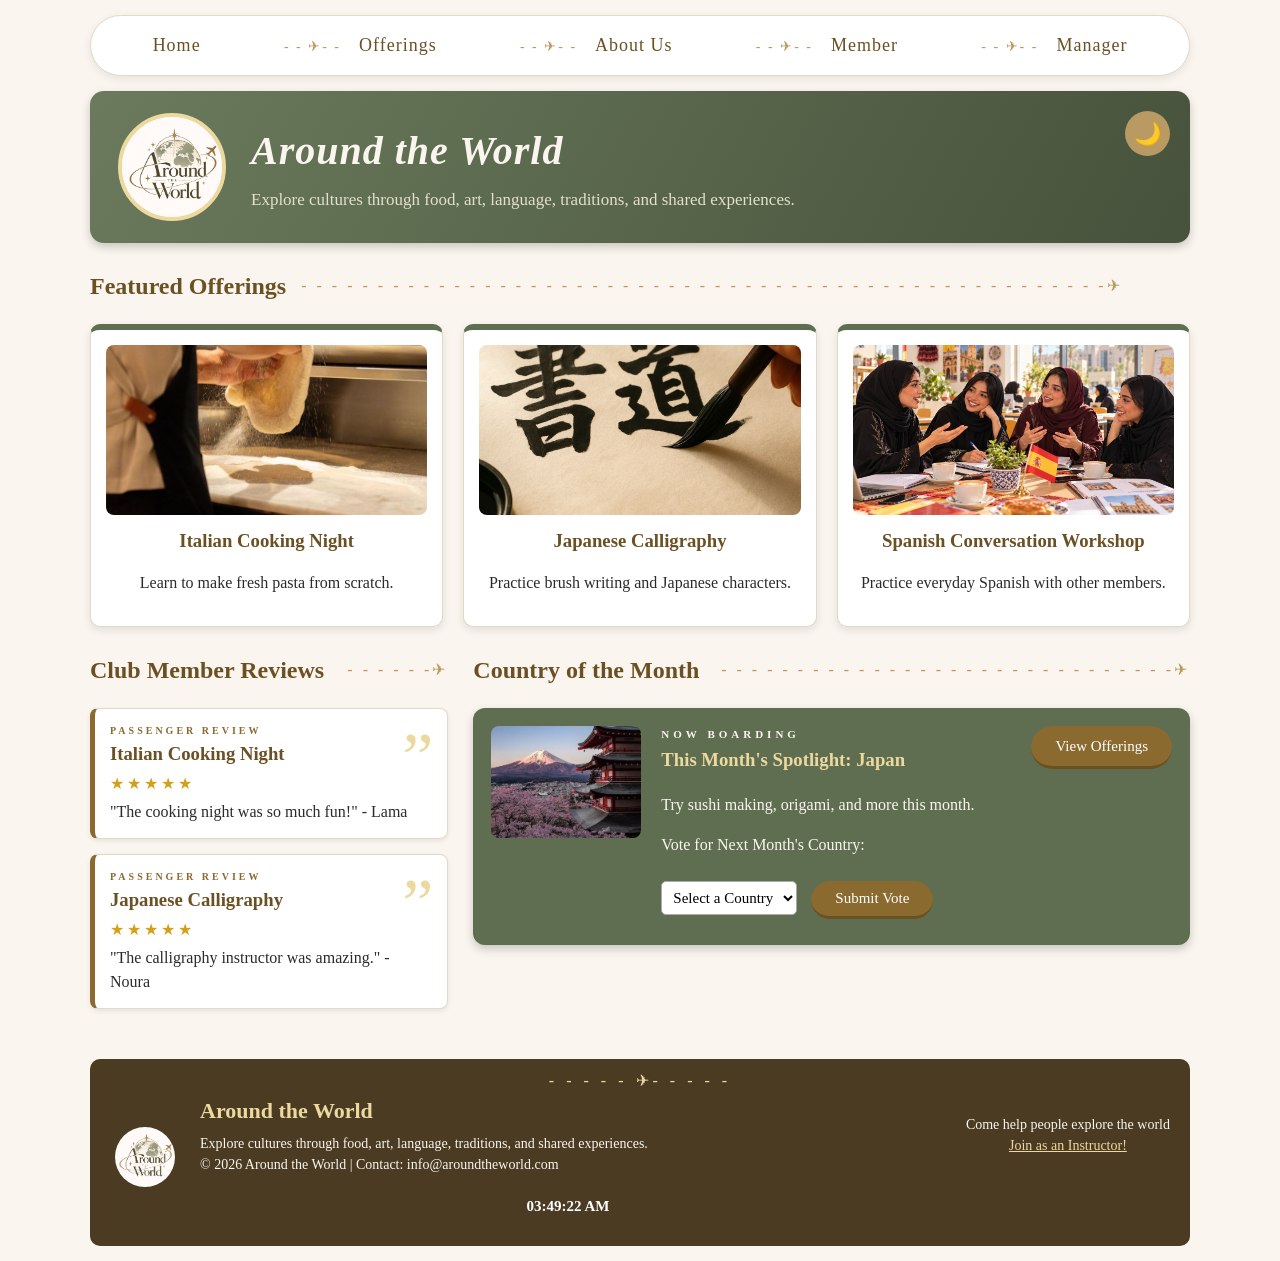
<file: index.html>
<!DOCTYPE html>
<html lang="en">
<head>
  <meta charset="UTF-8">
  <meta http-equiv="refresh" content="0; url=home.html">
  <title>Around the World Club</title>
</head>
<body>
  <p><a href="home.html">Go to the Around the World Club</a></p>
</body>
</html>
</file>
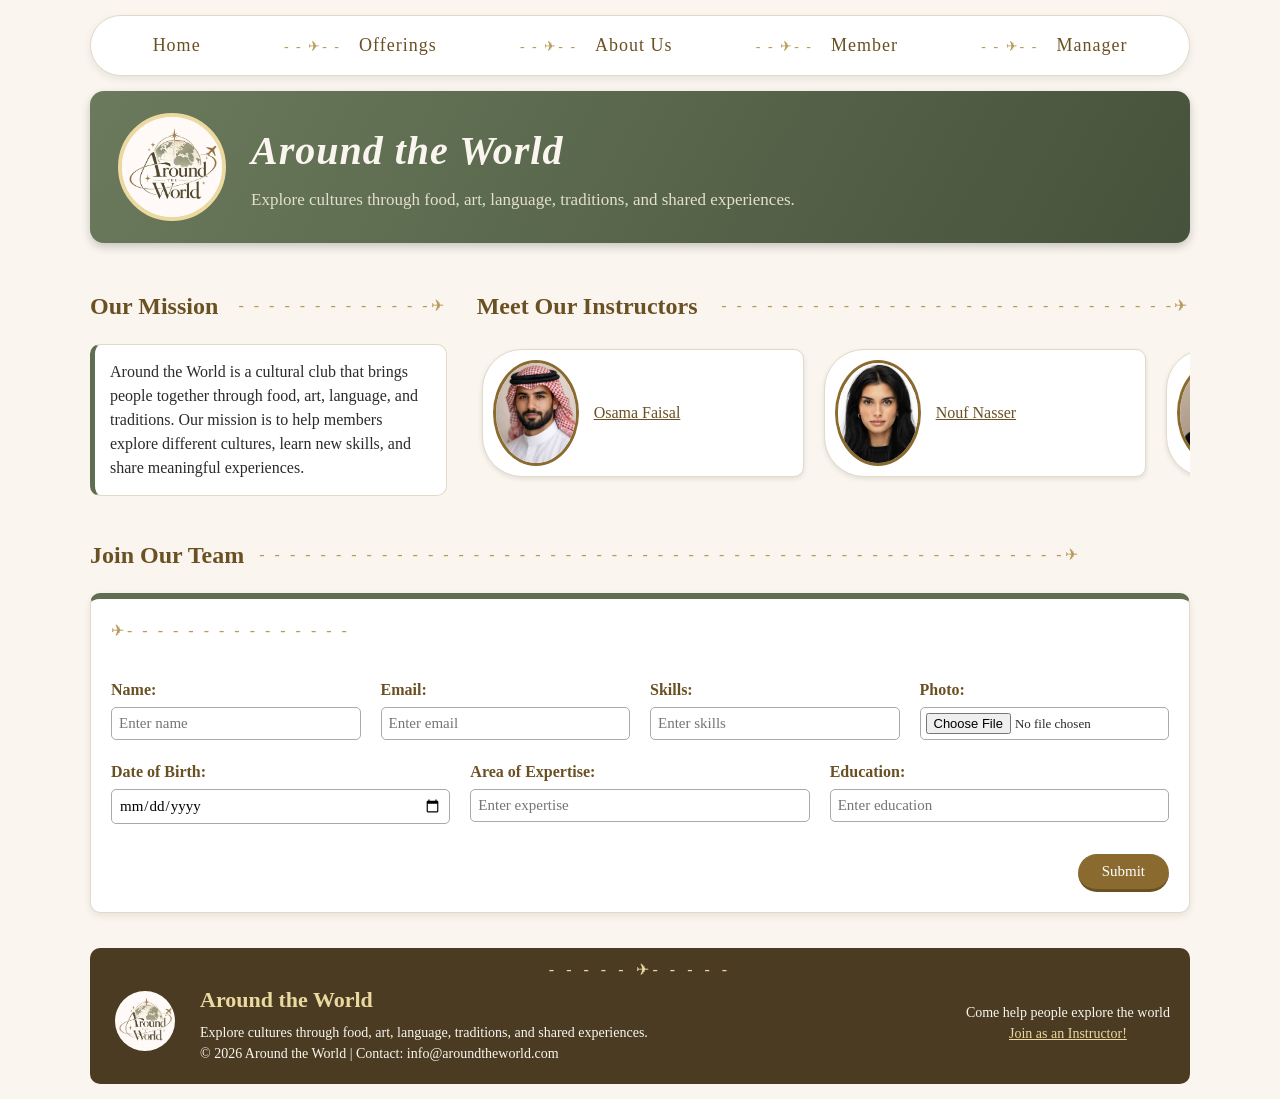
<file: about-Us.html>
<!DOCTYPE html>
<html lang="en">
<head>
    <meta charset="UTF-8">
    <meta name="viewport" content="width=device-width, initial-scale=1.0">
    <title>About Us | Around the World Club</title>
    <link rel="stylesheet" href="style.css">
</head>

<body>

    
<!-- Main Navigation Bar -->
<nav>
    <a href="home.html">Home</a>
    <a href="offerings.html">Offerings</a>
    <a href="about-Us.html">About Us</a>
    <a href="member-dashboard.html">Member</a>
    <a href="manager-dashboard.html">Manager</a>
</nav>

<!-- Header -->
<header class="site-header">
    <img src="images/logo.jpg"
         alt="Around the World Club logo"
         width="100">

    <div class="header-content">
        <h1>Around the World</h1>
        <p>
            Explore cultures through food, art, language,
            traditions, and shared experiences.
        </p>
    </div>
   
</header>


    <main class="about-us">

        <!-- Mission and Instructors -->
        <div class="about-content">

            <!-- Our Mission -->
            <section class="club-mission">
                <h2>Our Mission</h2>

                <p>
                    Around the World is a cultural club
                    that brings people together through
                    food, art, language, and traditions.
                    Our mission is to help members explore
                    different cultures, learn new skills,
                    and share meaningful experiences.
                </p>
            </section>

            <!-- Meet Our Instructors -->
            <section class="instructors">
                <h2>Meet Our Instructors</h2>

                <div class="instructors-list">

                    <!-- Instructor 1 -->
                    <div class="instructor-card">
                        <img src="images/instructors/instructor-Osama-Faisal.jpg"
                             alt="Osama Faisal"
                             width="80">
						<a href="profile-osama.html">Osama Faisal</a>	 
                        
                      
                    </div>

                    <!-- Instructor 2 -->
                    <div class="instructor-card">
                        <img src="images/instructors/instructor-Nouf-Nasser.jpg"
                             alt="Nouf Nasser"
                             width="80">
                        <a href="profile-nouf.html">Nouf Nasser</a>

                         
                    </div>

                    <!-- Instructor 3 -->
                    <div class="instructor-card">
                        <img src="images/instructors/instructor-Sama-Khalid.jpg"
                             alt="Sama Khalid"
                             width="80">
                        <a href="profile-sama.html">Sama Khalid</a>
                    </div>

                    <!-- Instructor 4 -->
                    <div class="instructor-card">
                        <img src="images/instructors/instructor-Fahad-Abdullah.jpg"
                             alt="Fahad Abdullah"
                             width="80">
                        <a href="profile-fahad.html">Fahad Abdullah</a>
                    </div>

                </div>
            </section>

        </div>

        <!-- Join Our Team -->
        
         <section class="join-team" id="join-our-team">


            <h2>Join Our Team</h2>

            <form class="join-team-form" action="#" method="get">

                <!-- Name -->
                <div class="form-group">
                    <label for="team-name">Name:</label>
                    <input type="text"
                           id="team-name"
                           name="team-name"
                           placeholder="Enter name"
                           required>
                </div>

                <!-- Email -->
                <div class="form-group">
                    <label for="team-email">Email:</label>
                    <input type="email"
                           id="team-email"
                           name="team-email"
                           placeholder="Enter email"
                           required>
                </div>

                <!-- Skills -->
                <div class="form-group">
                    <label for="team-skills">Skills:</label>
                    <input type="text"
                           id="team-skills"
                           name="team-skills"
                           placeholder="Enter skills"
                           required>
                </div>

                <!-- Photo -->
                <div class="form-group">
                    <label for="team-photo">Photo:</label>
                    <input type="file"
                           id="team-photo"
                           name="team-photo"
                           accept="image/*"
                           required>
                </div>

                <!-- Date of Birth -->
                <div class="form-group">
                    <label for="team-dob">Date of Birth:</label>
                    <input type="date"
                           id="team-dob"
                           name="team-dob"
                           required>
                </div>

                <!-- Area of Expertise -->
                <div class="form-group">
                    <label for="team-expertise">
                        Area of Expertise:
                    </label>
                    <input type="text"
                           id="team-expertise"
                           name="team-expertise"
                           placeholder="Enter expertise"
                           required>
                </div>

                <!-- Education -->
                <div class="form-group">
                    <label for="team-education">Education:</label>
                    <input type="text"
                           id="team-education"
                           name="team-education"
                           placeholder="Enter education"
                           required>
                </div>

                <!-- Submit -->
                <div class="form-actions">
                    <button type="submit">Submit</button>
                </div>

            </form>

        </section>

    </main>

    <!-- Website Footer -->
<footer>

    <div class="footer-left">

        <div class="footer-brand">
            <img src="images/logo.jpg"
                 alt="Around the World Club logo"
                 width="100">

            <h2>Around the World</h2>
        </div>

        <p>Explore cultures through food, art, language, traditions, and shared experiences.</p>

        <p>&copy; 2026 Around the World | Contact: info@aroundtheworld.com</p>

    </div>

    <div class="footer-right">
        <p>
            Come help people explore the world<br>
            <a href="about-Us.html#join-our-team">Join as an Instructor!</a>
        </p>
    </div>

</footer>


<script src="about.js"></script>
<script src="theme.js"></script>
</body>
</html>
</file>
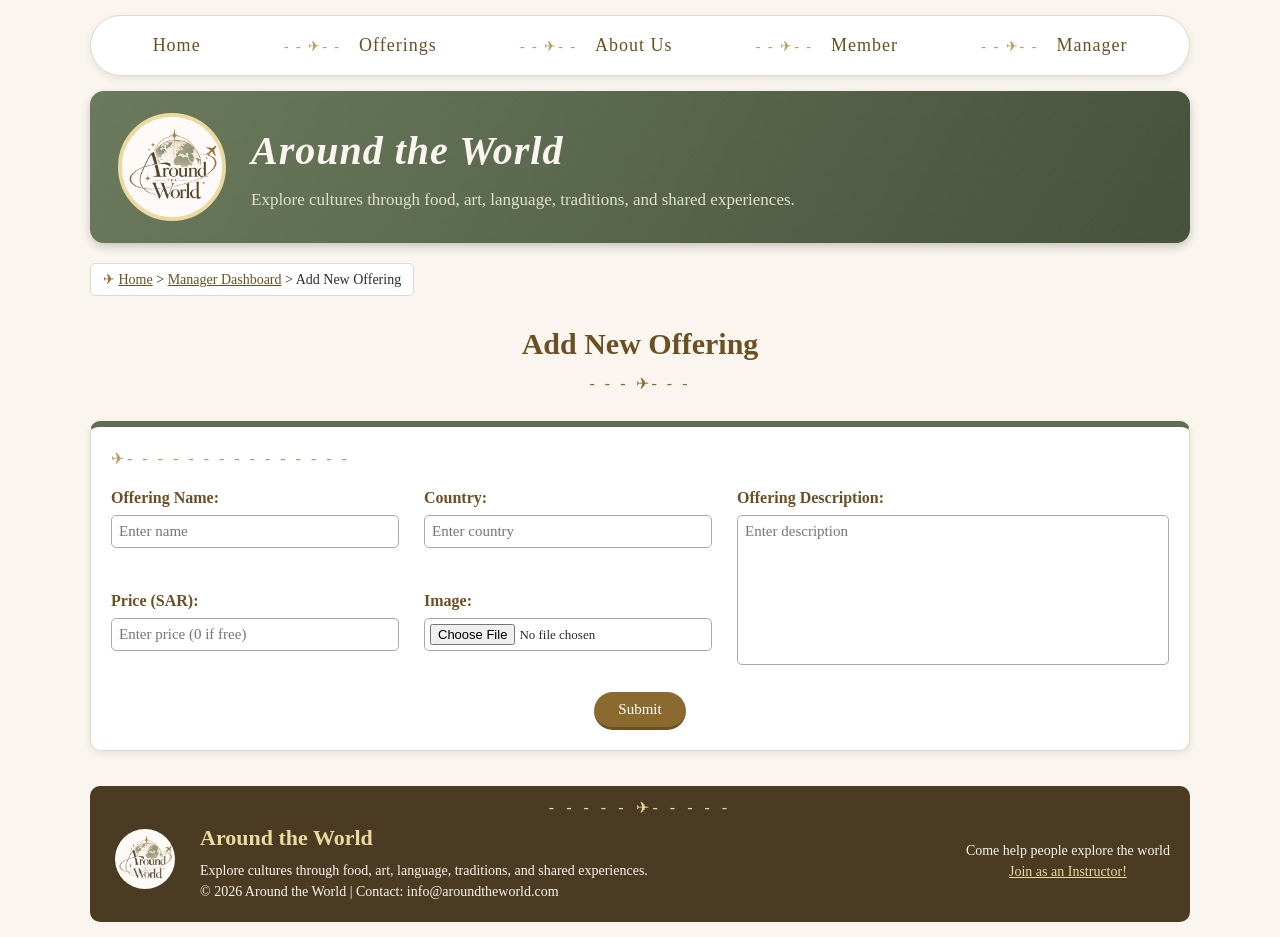
<file: add-offering.html>
<!DOCTYPE html>
<html lang="en">
<head>
    <meta charset="UTF-8">
    <meta name="viewport" content="width=device-width, initial-scale=1.0"> 
    <title>Add New Offering | Around the World Club</title>
    <link rel="stylesheet" href="style.css">
</head>
<body>
    <nav>
        <a href="home.html">Home</a>
        <a href="offerings.html">Offerings</a>
        <a href="about-Us.html">About Us</a>
        <a href="member-dashboard.html">Member</a>
        <a href="manager-dashboard.html">Manager</a>
    </nav>

<header class="site-header">
<img src="images/logo.jpg" alt="Around the World Club logo" width="100">
    <div class="header-content">
        <h1>Around the World</h1>
        <p>Explore cultures through food, art, language,
           traditions, and shared experiences.</p>
    </div>
    
</header>
    <main class="container">
        <p class="breadcrumb">
            <a href="home.html">Home</a> &gt;
            <a href="manager-dashboard.html">Manager Dashboard</a> &gt;
            Add New Offering
        </p>
        <h2 class="page-title">Add New Offering</h2>

        <form class="offering-form" id="add-offering-form" action="#" method="post" novalidate>
            
<div class="form-group">                <label for="offering-name">Offering Name:</label>
                <input type="text" id="offering-name" name="offering-name" placeholder="Enter name" required>         
            </div>
            <div class="form-group">
                <label for="offering-country">Country:</label>
                <input type="text" id="offering-country" name="offering-country" placeholder="Enter country" required>
            </div>
            <div class="form-group">
                <label for="offering-price">Price (SAR):</label>
                <input type="number" id="offering-price" name="offering-price" min="0" placeholder="Enter price (0 if free)" required>
            </div>
            <div class="form-group">
                <label for="offering-description">Offering Description:</label>
                <textarea id="offering-description" name="offering-description" rows="5" cols="40" placeholder="Enter description" required></textarea>
            </div>
            <div class="form-group">
                <label for="offering-image">Image:</label>
                <input type="file" id="offering-image" name="offering-image" required>
            </div>
            <button type="submit" class="btn">Submit</button>
        </form>
    </main>

<!-- Website Footer -->
<footer>

    <div class="footer-left">

        <div class="footer-brand">
            <img src="images/logo.jpg"
                 alt="Around the World Club logo"
                 width="100">

            <h2>Around the World</h2>
        </div>

        <p>Explore cultures through food, art, language, traditions, and shared experiences.</p>

        <p>&copy; 2026 Around the World | Contact: info@aroundtheworld.com</p>

    </div>

    <div class="footer-right">
        <p>
            Come help people explore the world<br>
            <a href="about-Us.html#join-our-team">Join as an Instructor!</a>
        </p>
    </div>

</footer>
<script src="manager.js"></script>
<script src="theme.js"></script>
</body>
</html>
</file>
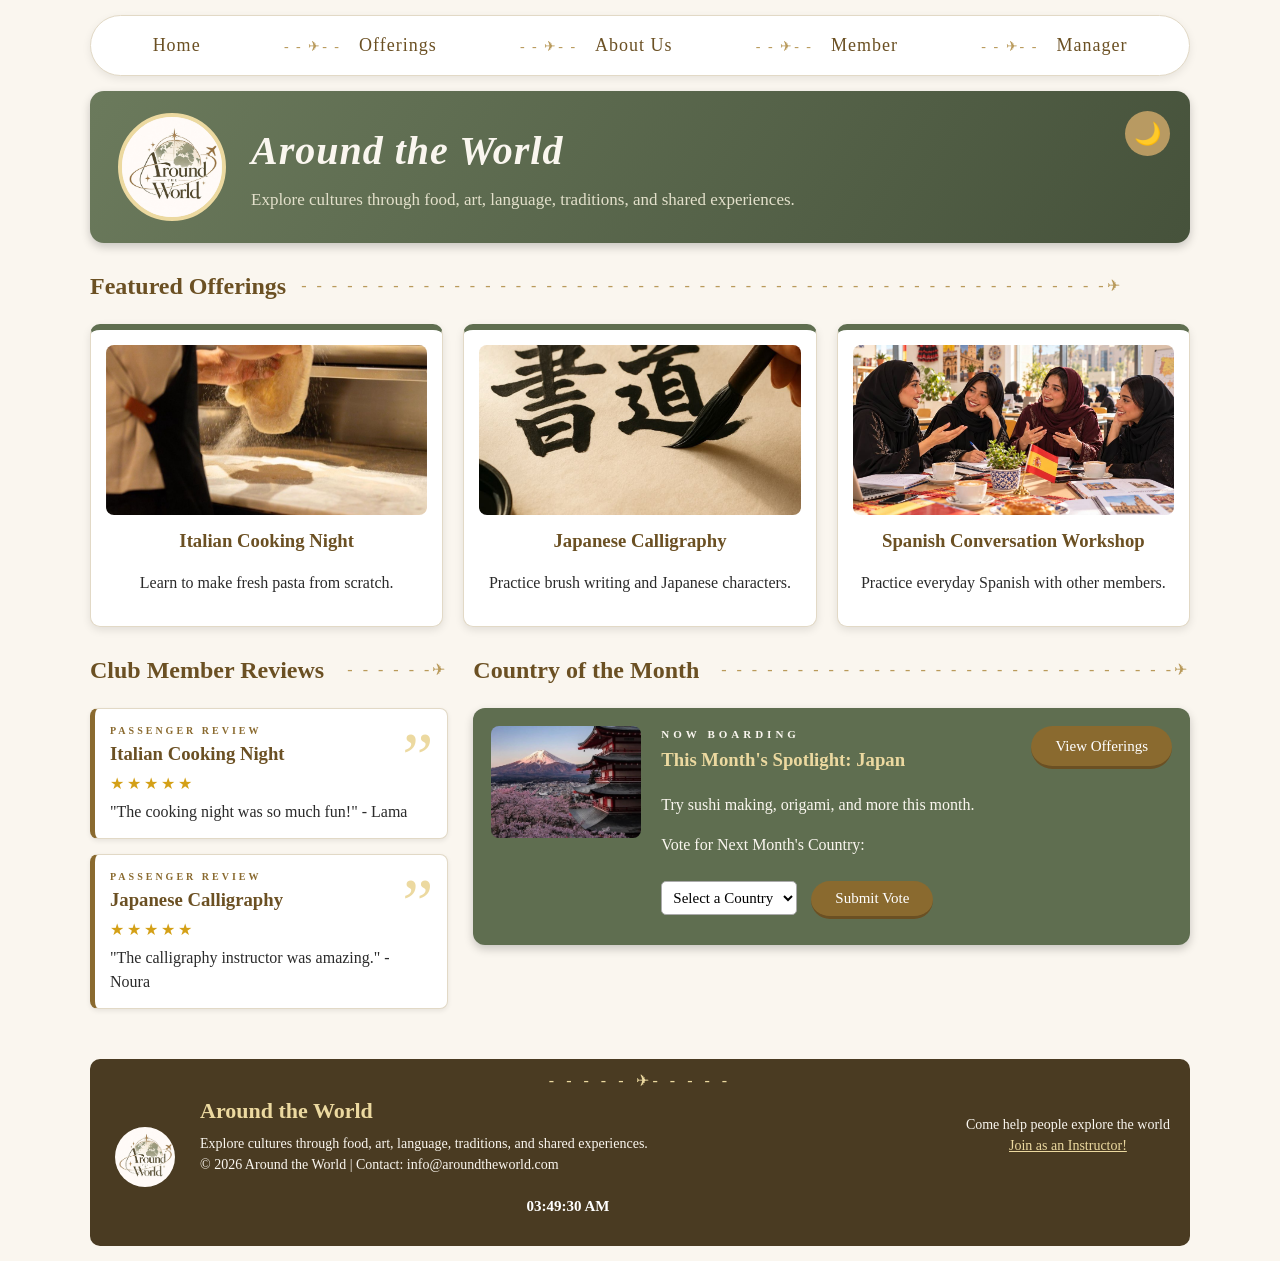
<file: home.html>
<!DOCTYPE html>
<html lang="en">
<head>
  <meta charset="UTF-8">
  <meta name="viewport" content="width=device-width, initial-scale=1.0">
  <title>Home | Around the World Club</title>
  <link rel="stylesheet" href="style.css">
</head>
<body>
 
  
  <!-- Navigation bar -->
  <nav>
    <a href="home.html">Home</a>
    <a href="offerings.html">Offerings</a>
    <a href="about-Us.html">About Us</a>
    <a href="member-dashboard.html">Member</a>
    <a href="manager-dashboard.html">Manager</a>
  </nav>

  <!-- Header -->
<header class="site-header">
<img src="images/logo.jpg" alt="Around the World Club logo" width="100">
    <div class="header-content">
        <h1>Around the World</h1>
        <p>Explore cultures through food, art, language,
           traditions, and shared experiences.</p>
    </div>
    

    <button type="button" id="theme-toggle" aria-label="Switch theme">
        🌙
    </button>
</header>

  <!-- Featured offerings -->
  <h2>Featured Offerings</h2>
  <section class="offerings">

        <div class="card">
      <img src="images/offerings/italy-italian-cooking.jpg" alt="Italian cooking night" width="250" height="150">
      <h3>Italian Cooking Night</h3>
      <p>Learn to make fresh pasta from scratch.</p>
      <p class="more">Price: 60 SAR | Instructor: Nouf Nasser</p>
    </div>

    <div class="card">
      <img src="images/offerings/japan-japanese-calligraphy.jpg" alt="Japanese calligraphy" width="250" height="150">
      <h3>Japanese Calligraphy</h3>
      <p>Practice brush writing and Japanese characters.</p>
      <p class="more">Price: 70 SAR | Instructor: Osama Faisal</p>
    </div>

    <div class="card">
      <img src="images/offerings/mexico-spanish-conversation.jpg" alt="Spanish conversation workshop" width="250" height="150">
      <h3>Spanish Conversation Workshop</h3>
      <p>Practice everyday Spanish with other members.</p>
      <p class="more">Price: 0 SAR | Instructor: Sama Khalid</p>
    </div>
	
  </section>

  <!-- Reviews and Country of the Month -->
  <section class="bottom">

    <div class="reviews">
      <h2>Club Member Reviews</h2>

      <div class="review">
        <h3>Italian Cooking Night</h3>
        <p>&#9733;&#9733;&#9733;&#9733;&#9733;</p>
        <p>"The cooking night was so much fun!" - Lama</p>
      </div>

      <div class="review">
        <h3>Japanese Calligraphy</h3>
        <p>&#9733;&#9733;&#9733;&#9733;&#9733;</p>
        <p>"The calligraphy instructor was amazing." - Noura</p>
      </div>
    </div>

    <div class="country">
      <h2>Country of the Month</h2>
      <div class="country-box">
        <img src="images/country-month-japan.jpg" alt="Japan" width="150" height="100">
        <div>
          <h3>This Month's Spotlight: Japan</h3>
          <p>Try sushi making, origami, and more this month.</p>
          <a href="offerings.html" class="button">View Offerings</a>

          <p>Vote for Next Month's Country:</p>
          <select name="vote" id="vote-country">
            <option>Select a Country</option>
            <option>Italy</option>
            <option>Japan</option>
            <option>Mexico</option>
          </select>
          <button type="button" id="vote-submit">Submit Vote</button>
        </div>
      </div>
    </div>

  </section>


<!-- Website Footer -->
<footer>

    <div class="footer-left">

        <div class="footer-brand">
            <img src="images/logo.jpg"
                 alt="Around the World Club logo"
                 width="100">

            <h2>Around the World</h2>
        </div>

        <p>Explore cultures through food, art, language, traditions, and shared experiences.</p>

        <p>&copy; 2026 Around the World | Contact: info@aroundtheworld.com</p>

    </div>

    <div class="footer-right">
        <p>
            Come help people explore the world<br>
            <a href="about-Us.html#join-our-team">Join as an Instructor!</a>
        </p>
    </div>
    <!-- Real-Time Clock -->
<!-- Real-Time Clock -->
<div id="live-clock"></div>
</footer>
<!-- Back to Top Button -->
<button type="button" id="back-to-top" aria-label="Back to top">
    ↑
</button>
<script src="home.js"></script>
<script src="theme.js"></script>
</body>
</html>
</file>
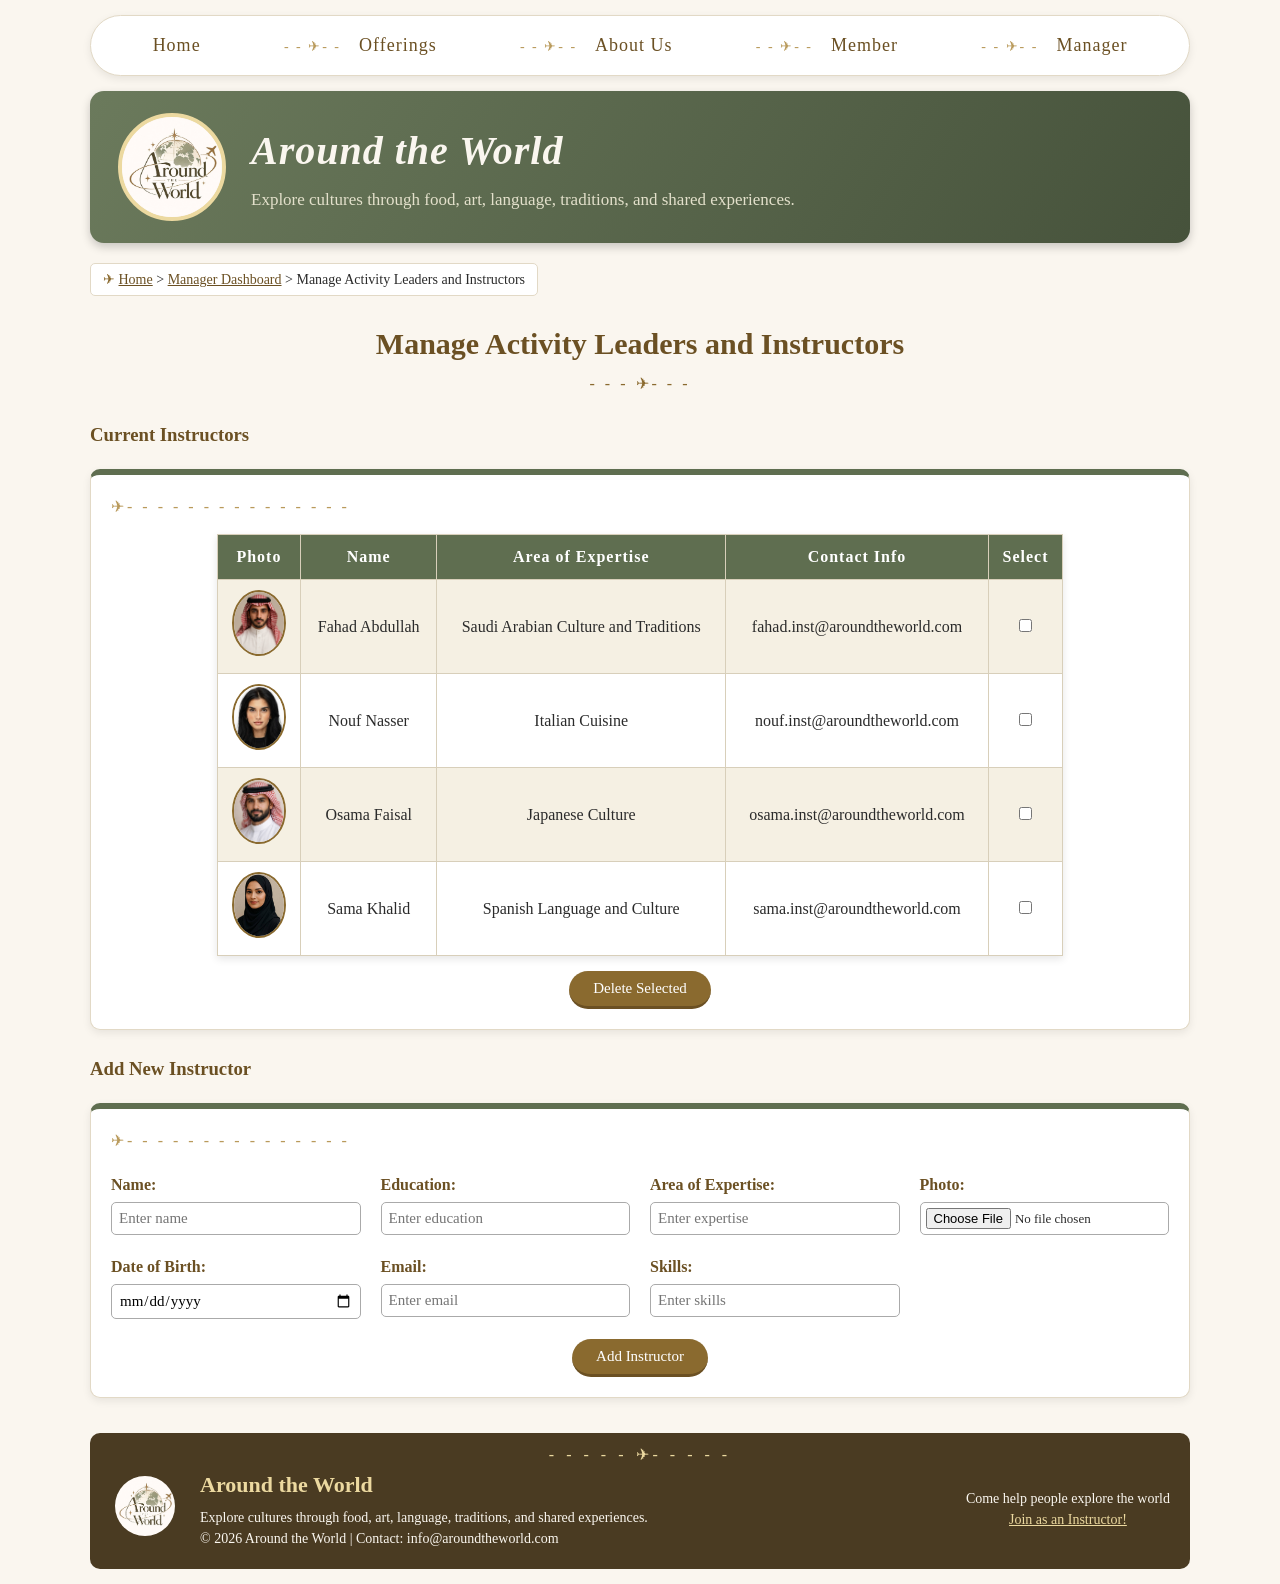
<file: manage-instructors.html>
<!DOCTYPE html>
<html lang="en">
<head>
    <meta charset="UTF-8">
    <meta name="viewport" content="width=device-width, initial-scale=1.0">
    <title>Manage Activity Leaders and Instructors | Around the World Club</title>
    <link rel="stylesheet" href="style.css">
</head>
<body>
    <nav>
        <a href="home.html">Home</a>
        <a href="offerings.html">Offerings</a>
        <a href="about-Us.html">About Us</a>
        <a href="member-dashboard.html">Member</a>
        <a href="manager-dashboard.html">Manager</a>
    </nav>

<header class="site-header">
<img src="images/logo.jpg" alt="Around the World Club logo" width="100">
    <div class="header-content">
        <h1>Around the World</h1>
        <p>Explore cultures through food, art, language,
           traditions, and shared experiences.</p>
    </div>
    
</header>
    <main class="container">
        <p class="breadcrumb">
            <a href="home.html">Home</a> &gt;
            <a href="manager-dashboard.html">Manager Dashboard</a> &gt;
            Manage Activity Leaders and Instructors
        </p>
        <h2 class="page-title">Manage Activity Leaders and Instructors</h2>

        <!-- Section 1: delete instructors -->
        <section class="current-instructors">
            <h3 class="section-title">Current Instructors</h3>
            <form id="delete-form" action="#" method="post">                <table class="instructors-table">
                    <tr><th>Photo</th><th>Name</th><th>Area of Expertise</th><th>Contact Info</th><th>Select</th></tr>
                    <tr>
                        <td><img src="images/instructors/instructor-Fahad-Abdullah.jpg" alt="Fahad Abdullah" width="50"></td>
                        <td>Fahad Abdullah</td>
                        <td>Saudi Arabian Culture and Traditions</td>
                        <td>fahad.inst@aroundtheworld.com</td>
                        <td><input type="checkbox" name="delete" value="fahad-abdullah"></td>
                    </tr>
                    <tr>
                        <td><img src="images/instructors/instructor-Nouf-Nasser.jpg" alt="Nouf Nasser" width="50"></td>
                        <td>Nouf Nasser</td>
                        <td>Italian Cuisine</td>
                        <td>nouf.inst@aroundtheworld.com</td>
                        <td><input type="checkbox" name="delete" value="nouf-nasser"></td>
                    </tr>
                    <tr>
                        <td><img src="images/instructors/instructor-Osama-Faisal.jpg" alt="Osama Faisal" width="50"></td>
                        <td>Osama Faisal</td>
                        <td>Japanese Culture</td>
                        <td>osama.inst@aroundtheworld.com</td>
                        <td><input type="checkbox" name="delete" value="osama-faisal"></td>
                    </tr>
                    <tr>
                        <td><img src="images/instructors/instructor-Sama-Khalid.jpg" alt="Sama Khalid" width="50"></td>
                        <td>Sama Khalid</td>
                        <td>Spanish Language and Culture</td>
                        <td>sama.inst@aroundtheworld.com</td>
                        <td><input type="checkbox" name="delete" value="sama-khalid"></td>
                    </tr>
                </table>
                <button type="submit" class="btn">Delete Selected</button>
            </form>
        </section>

        <!-- Section 2: add a new instructor -->
        <section class="add-instructor">
            <h3 class="section-title">Add New Instructor</h3>
            <form id="add-instructor-form" action="#" method="post" novalidate>
                <div class="form-group">
                    <label for="instructor-name">Name:</label>
                    <input type="text" id="instructor-name" name="instructor-name" placeholder="Enter name" required>
                </div>
                <div class="form-group">
                    <label for="instructor-photo">Photo:</label>
                    <input type="file" id="instructor-photo" name="instructor-photo" required>
                </div>
                <div class="form-group">
                    <label for="instructor-dob">Date of Birth:</label>
                    <input type="date" id="instructor-dob" name="instructor-dob" required>
                </div>
                <div class="form-group">
                    <label for="instructor-email">Email:</label>
                    <input type="email" id="instructor-email" name="instructor-email" placeholder="Enter email" required>
                </div>
                <div class="form-group">
                    <label for="instructor-expertise">Area of Expertise:</label>
                    <input type="text" id="instructor-expertise" name="instructor-expertise" placeholder="Enter expertise" required>
                </div>
                <div class="form-group">
                    <label for="instructor-skills">Skills:</label>
                    <input type="text" id="instructor-skills" name="instructor-skills" placeholder="Enter skills" required>
                </div>
                <div class="form-group">
                    <label for="instructor-education">Education:</label>
                    <input type="text" id="instructor-education" name="instructor-education" placeholder="Enter education" required>
                </div>
                <button type="submit" class="btn">Add Instructor</button>
            </form>
        </section>
    </main>

<!-- Website Footer -->
<footer>

    <div class="footer-left">

        <div class="footer-brand">
            <img src="images/logo.jpg"
                 alt="Around the World Club logo"
                 width="100">

            <h2>Around the World</h2>
        </div>

        <p>Explore cultures through food, art, language, traditions, and shared experiences.</p>

        <p>&copy; 2026 Around the World | Contact: info@aroundtheworld.com</p>

    </div>

    <div class="footer-right">
        <p>
            Come help people explore the world<br>
            <a href="about-Us.html#join-our-team">Join as an Instructor!</a>
        </p>
    </div>

</footer>
<script src="instructors.js"></script>
<script src="theme.js"></script>
</body>
</html>
</file>
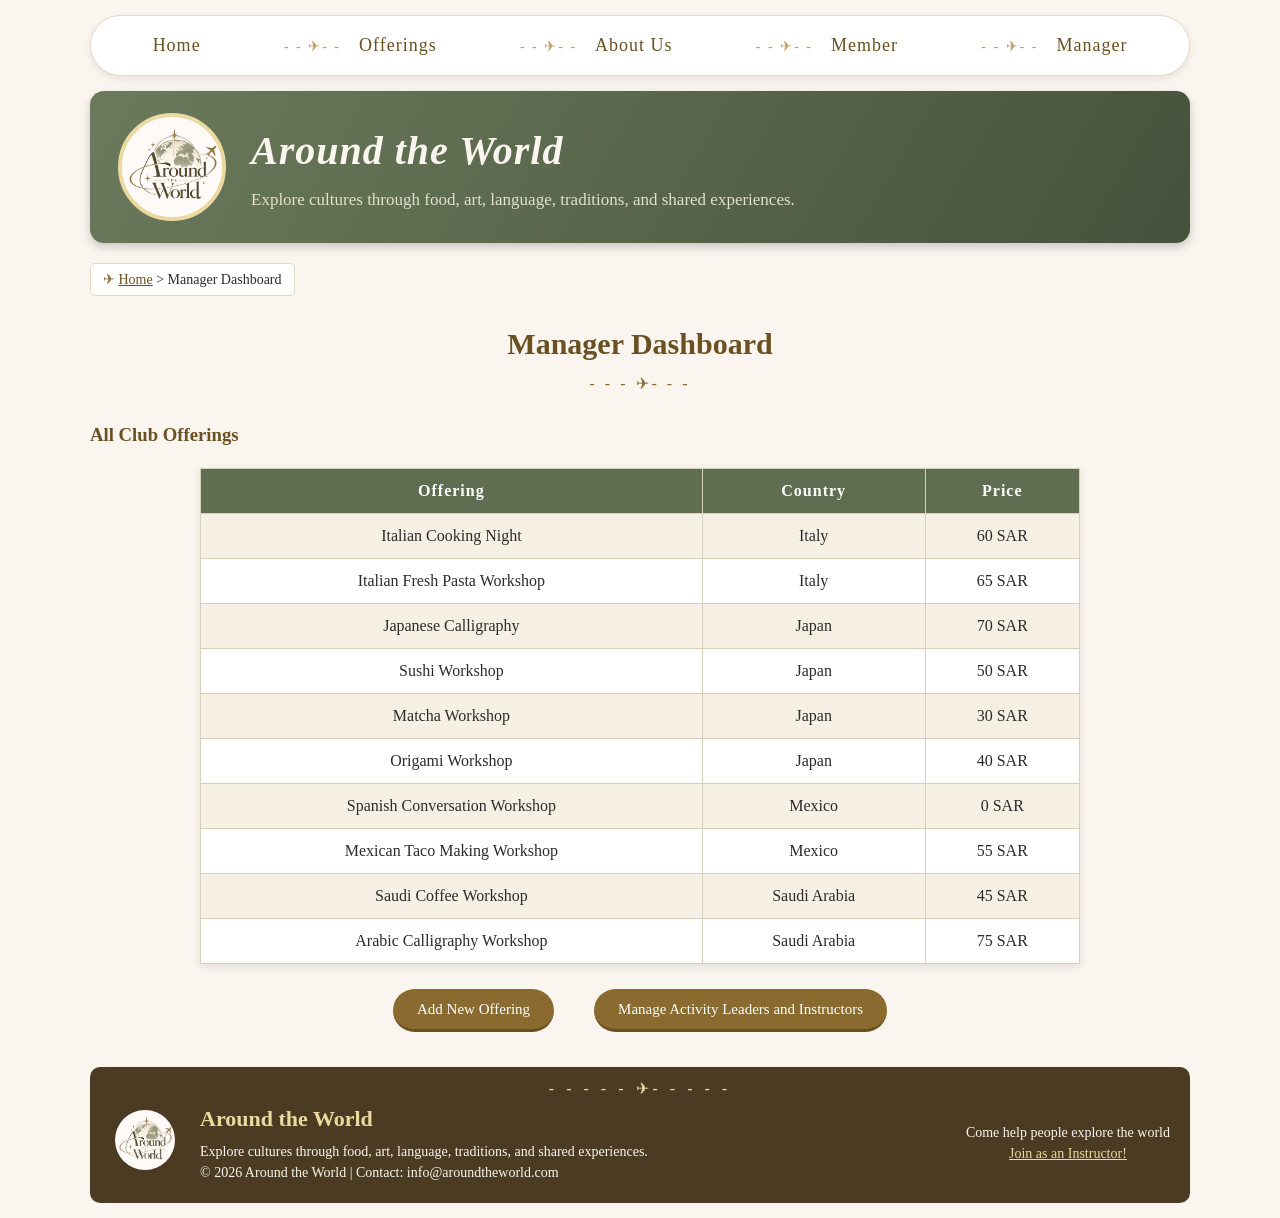
<file: manager-dashboard.html>
<!DOCTYPE html>
<html lang="en">
<head>
    <meta charset="UTF-8">
    <meta name="viewport" content="width=device-width, initial-scale=1.0">
    <title>Manager Dashboard | Around the World Club</title>
    <link rel="stylesheet" href="style.css">
</head>
<body>
    <nav>
        <a href="home.html">Home</a>
        <a href="offerings.html">Offerings</a>
        <a href="about-Us.html">About Us</a>
        <a href="member-dashboard.html">Member</a>
        <a href="manager-dashboard.html">Manager</a>
    </nav>

<header class="site-header">
<img src="images/logo.jpg" alt="Around the World Club logo" width="100">
    <div class="header-content">
        <h1>Around the World</h1>
        <p>Explore cultures through food, art, language,
           traditions, and shared experiences.</p>
    </div>
    
</header>

    <main class="container">
        <p class="breadcrumb">
            <a href="home.html">Home</a> &gt; Manager Dashboard
        </p>
        <h2 class="page-title">Manager Dashboard</h2>
        <h3 class="section-title">All Club Offerings</h3>

        <table class="offerings-table">
            <tr><th>Offering</th><th>Country</th><th>Price</th></tr>
            <tr><td>Italian Cooking Night</td><td>Italy</td><td>60 SAR</td></tr>
            <tr><td>Italian Fresh Pasta Workshop</td><td>Italy</td><td>65 SAR</td></tr>
            <tr><td>Japanese Calligraphy</td><td>Japan</td><td>70 SAR</td></tr>
            <tr><td>Sushi Workshop</td><td>Japan</td><td>50 SAR</td></tr>
            <tr><td>Matcha Workshop</td><td>Japan</td><td>30 SAR</td></tr>
            <tr><td>Origami Workshop</td><td>Japan</td><td>40 SAR</td></tr>
            <tr><td>Spanish Conversation Workshop</td><td>Mexico</td><td>0 SAR</td></tr>
            <tr><td>Mexican Taco Making Workshop</td><td>Mexico</td><td>55 SAR</td></tr>
            <tr><td>Saudi Coffee Workshop</td><td>Saudi Arabia</td><td>45 SAR</td></tr>
            <tr><td>Arabic Calligraphy Workshop</td><td>Saudi Arabia</td><td>75 SAR</td></tr>
        </table>

        <div class="dashboard-links">
            <a class="btn" href="add-offering.html">Add New Offering</a>
            <a class="btn" href="manage-instructors.html">Manage Activity Leaders and Instructors</a>
        </div>
    </main>

<!-- Website Footer -->
<footer>

    <div class="footer-left">

        <div class="footer-brand">
            <img src="images/logo.jpg"
                 alt="Around the World Club logo"
                 width="100">

            <h2>Around the World</h2>
        </div>

        <p>Explore cultures through food, art, language, traditions, and shared experiences.</p>

        <p>&copy; 2026 Around the World | Contact: info@aroundtheworld.com</p>

    </div>

    <div class="footer-right">
        <p>
            Come help people explore the world<br>
            <a href="about-Us.html#join-our-team">Join as an Instructor!</a>
        </p>
    </div>

</footer>
<script src="manager.js"></script>
<script src="theme.js"></script>
</body>
</html>
</file>
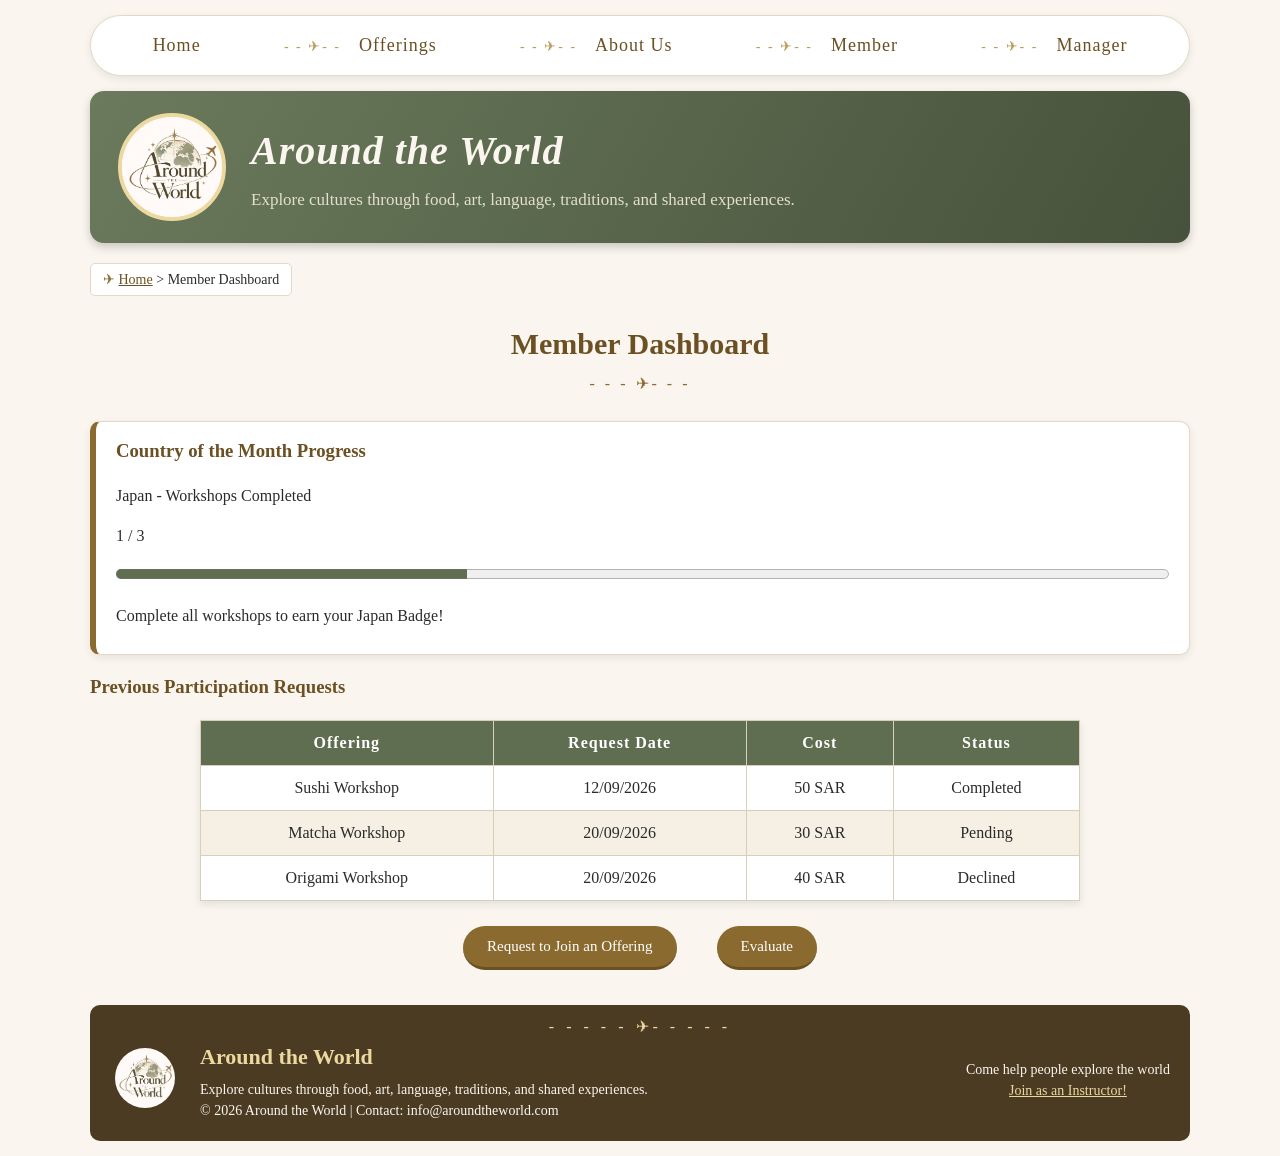
<file: member-dashboard.html>
<!DOCTYPE html>
<html lang="en">
<head>
    <meta charset="UTF-8">
    <meta name="viewport" content="width=device-width, initial-scale=1.0">
    <title>Member Dashboard | Around the World Club</title>
    <link rel="stylesheet" href="style.css">
</head>

<body>

<nav >
    <a href="home.html">Home</a>
    <a href="offerings.html">Offerings</a>
    <a href="about-Us.html">About Us</a>
    <a href="member-dashboard.html">Member</a>
    <a href="manager-dashboard.html">Manager</a>
</nav>

   <header class="site-header">
      <img src="images/logo.jpg" alt="Around the World Club logo" width="100">
    <div class="header-content">
        <h1>Around the World</h1>
        <p>Explore cultures through food, art, language,
           traditions, and shared experiences.</p>
    </div>
   
   </header>


    <main class="member-dashboard">
	
<!-- Breadcrumb -->
<p class="breadcrumb">
    <a href="home.html">Home</a> &gt;
    <span>Member Dashboard</span>
</p>

<!-- Page Title -->
   <h2>Member Dashboard</h2>
   
<!-- Country of the Month Progress -->
<section class="country-progress">
    <h3>Country of the Month Progress</h3>

    <p>Japan - Workshops Completed</p>

    <p>1 / 3</p>

    <progress value="1" max="3">1 out of 3</progress>

    <p>Complete all workshops to earn your Japan Badge!</p>
</section>

<!-- Previous Participation Requests -->
<section class="participation-requests">

    <h3>Previous Participation Requests</h3>

    <table>
        <thead>
            <tr>
                <th scope="col">Offering</th>
                <th scope="col">Request Date</th>
                <th scope="col">Cost</th>
                <th scope="col">Status</th>
            </tr>
        </thead>

        <tbody>
            <tr>
                <td>Sushi Workshop</td>
                <td>12/09/2026</td>
                <td>50 SAR</td>
                <td>Completed</td>
            </tr>

            <tr>
                <td>Matcha Workshop</td>
                <td>20/09/2026</td>
                <td>30 SAR</td>
                <td>Pending</td>
            </tr>

            <tr>
                <td>Origami Workshop</td>
                <td>20/09/2026</td>
                <td>40 SAR</td>
                <td>Declined</td>
            </tr>
        </tbody>
    </table>

</section>


<!-- Member Dashboard Links -->
<div class="member-actions">

    <a href="request-offering.html" class="action-button">
        Request to Join an Offering
    </a>

    <a href="offering-evaluation.html" class="action-button">
        Evaluate
    </a>

</div>




    </main>
	
<!-- Website Footer -->
<footer>

    <div class="footer-left">

        <div class="footer-brand">
            <img src="images/logo.jpg"
                 alt="Around the World Club logo"
                 width="100">

            <h2>Around the World</h2>
        </div>

        <p>Explore cultures through food, art, language, traditions, and shared experiences.</p>

        <p>&copy; 2026 Around the World | Contact: info@aroundtheworld.com</p>

    </div>

    <div class="footer-right">
        <p>
            Come help people explore the world<br>
            <a href="about-Us.html#join-our-team">Join as an Instructor!</a>
        </p>
    </div>

</footer>
<script src="theme.js"></script>
</body>
</html>
</file>
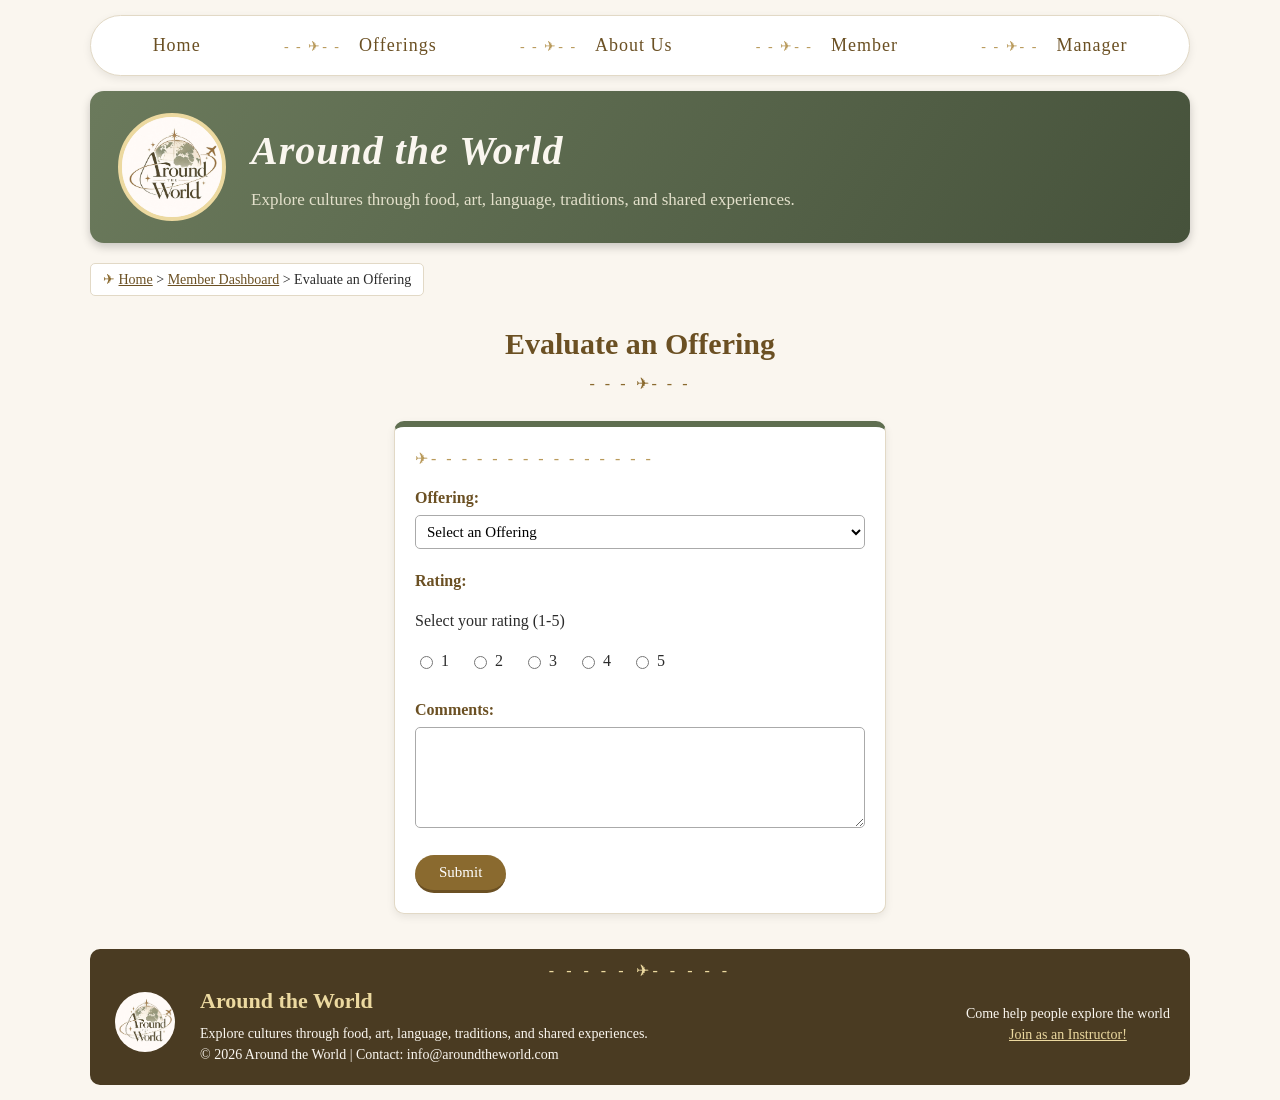
<file: offering-evaluation.html>
<!DOCTYPE html>
<html lang="en">
<head>
    <meta charset="UTF-8">
    <meta name="viewport" content="width=device-width, initial-scale=1.0">
    <title>Evaluate an Offering | Around the World Club</title>
    <link rel="stylesheet" href="style.css">
</head>

<body>

<nav>
    <a href="home.html">Home</a>
    <a href="offerings.html">Offerings</a>
    <a href="about-Us.html">About Us</a>
    <a href="member-dashboard.html">Member</a>
    <a href="manager-dashboard.html">Manager</a>
</nav>

  <header class="site-header">
      <img src="images/logo.jpg" alt="Around the World Club logo" width="100">
    <div class="header-content">
        <h1>Around the World</h1>
        <p>Explore cultures through food, art, language,
           traditions, and shared experiences.</p>
    </div>
    
   </header>

  

    <main class="offering-evaluation">

        <!-- Breadcrumb -->
    <p class="breadcrumb">
      <a href="home.html">Home</a> &gt;
      <a href="member-dashboard.html">Member Dashboard</a> &gt;
<span>Evaluate an Offering</span>    </p>

        <!-- Page Title -->
        <h2>Evaluate an Offering</h2>

        <!-- Evaluation Form -->
        <form class="evaluation-form" id="evaluation-form" novalidate>

            <!-- Offering Selection -->
            <div class="form-group">
                <label for="completed-offering">Offering:</label>
                <select id="completed-offering"
                        name="completed-offering" required>
                    <option value="" selected disabled>
                        Select an Offering
                    </option>
                    <option value="sushi">Sushi Workshop</option>
                </select>
            </div>

            <!-- Rating -->
            <fieldset class="form-group rating-group">
                <legend>Rating:</legend>
                <p>Select your rating (1-5)</p>

                <div class="rating-options">
                    <label>
                        <input type="radio" name="rating" value="1" required>
                        1
                    </label>
                    <label>
                        <input type="radio" name="rating" value="2">
                        2
                    </label>
                    <label>
                        <input type="radio" name="rating" value="3">
                        3
                    </label>
                    <label>
                        <input type="radio" name="rating" value="4">
                        4
                    </label>
                    <label>
                        <input type="radio" name="rating" value="5">
                        5
                    </label>
                </div>
            </fieldset>

            
            <!-- Written Feedback -->
             <div class="form-group">
                 <label for="comments">Comments:</label>
                <div>
                 <textarea id="comments"
                  name="comments"
                  rows="5"
                  cols="30"
                  required></textarea>
               </div>
            </div>


            <!-- Submit Button -->
            <div class="form-actions">
                <button type="submit">Submit</button>
            </div>

        </form>

    </main>

    <!-- Website Footer -->
<footer>

    <div class="footer-left">

        <div class="footer-brand">
            <img src="images/logo.jpg"
                 alt="Around the World Club logo"
                 width="100">

            <h2>Around the World</h2>
        </div>

        <p>Explore cultures through food, art, language, traditions, and shared experiences.</p>

        <p>&copy; 2026 Around the World | Contact: info@aroundtheworld.com</p>

    </div>

    <div class="footer-right">
        <p>
            Come help people explore the world<br>
            <a href="about-Us.html#join-our-team">Join as an Instructor!</a>
        </p>
    </div>

</footer>


<script src="evaluation.js"></script>
<script src="theme.js"></script>
</body>
</html>
</file>
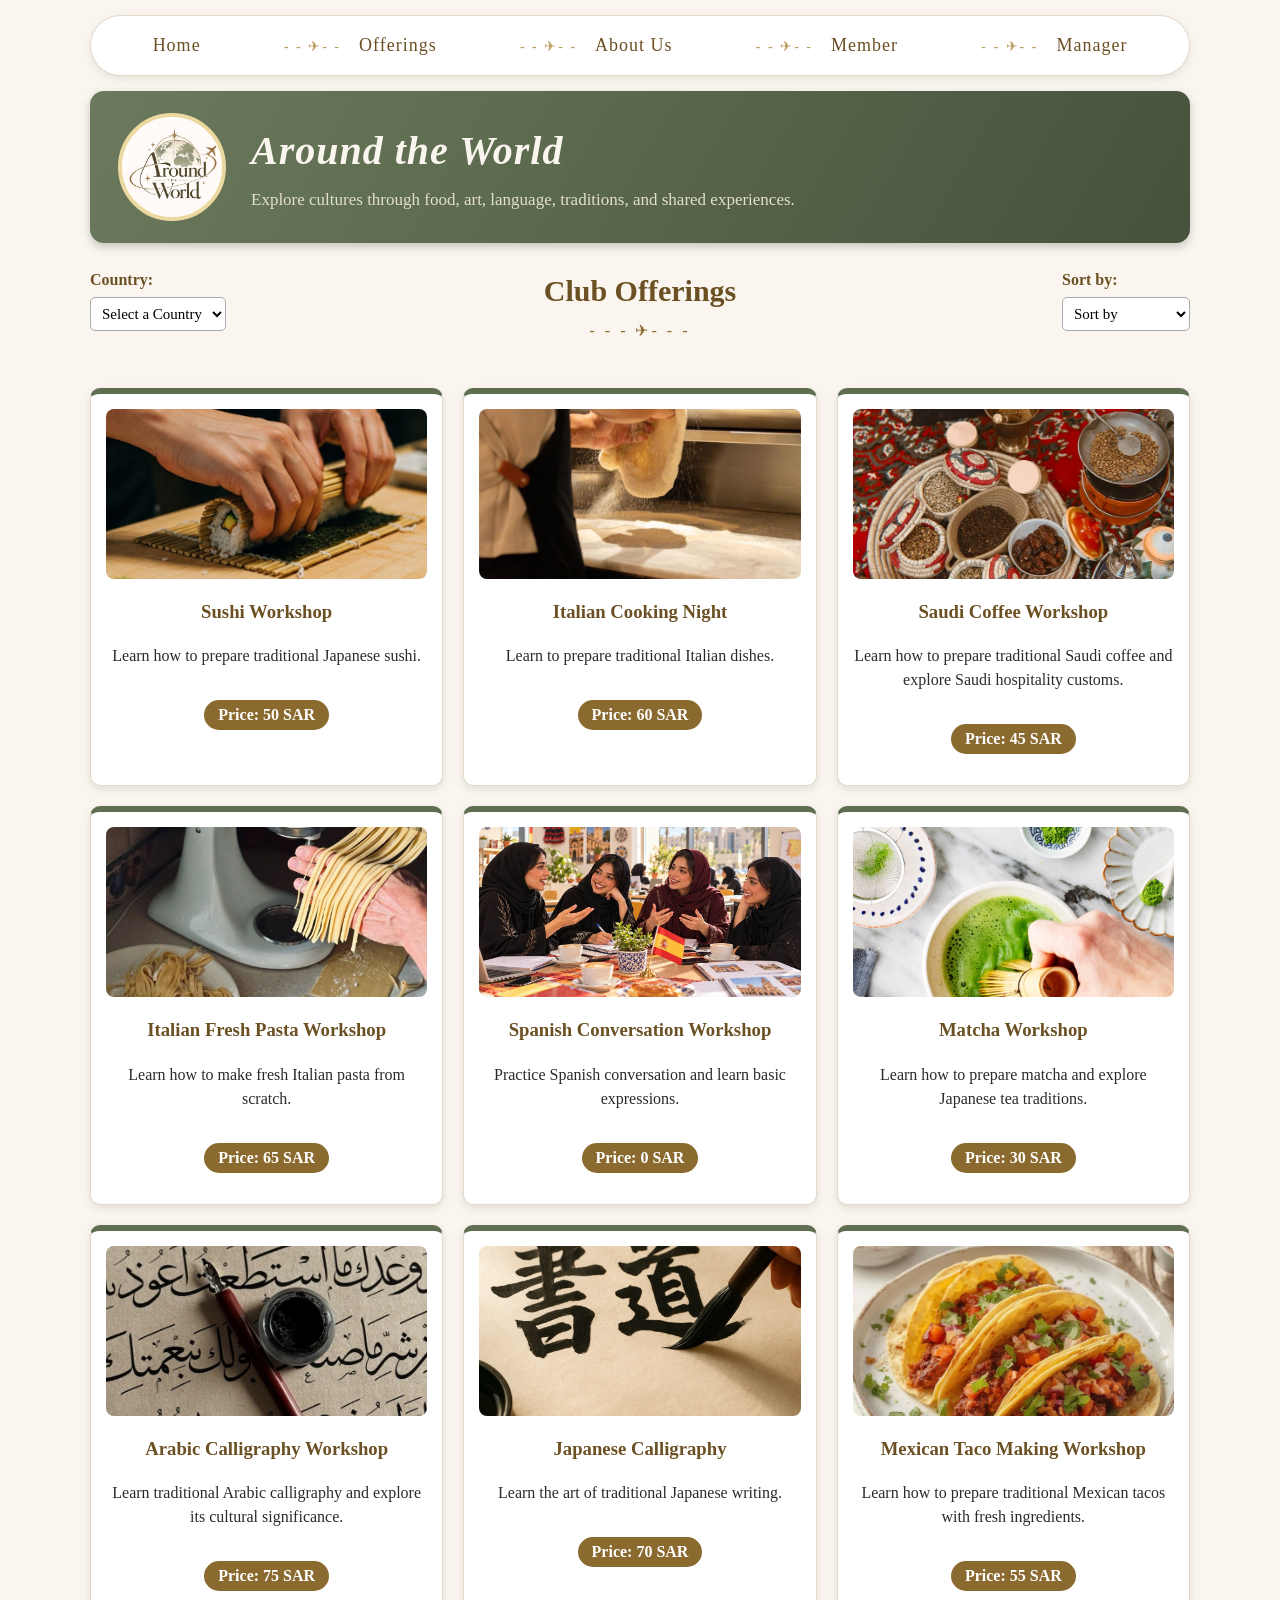
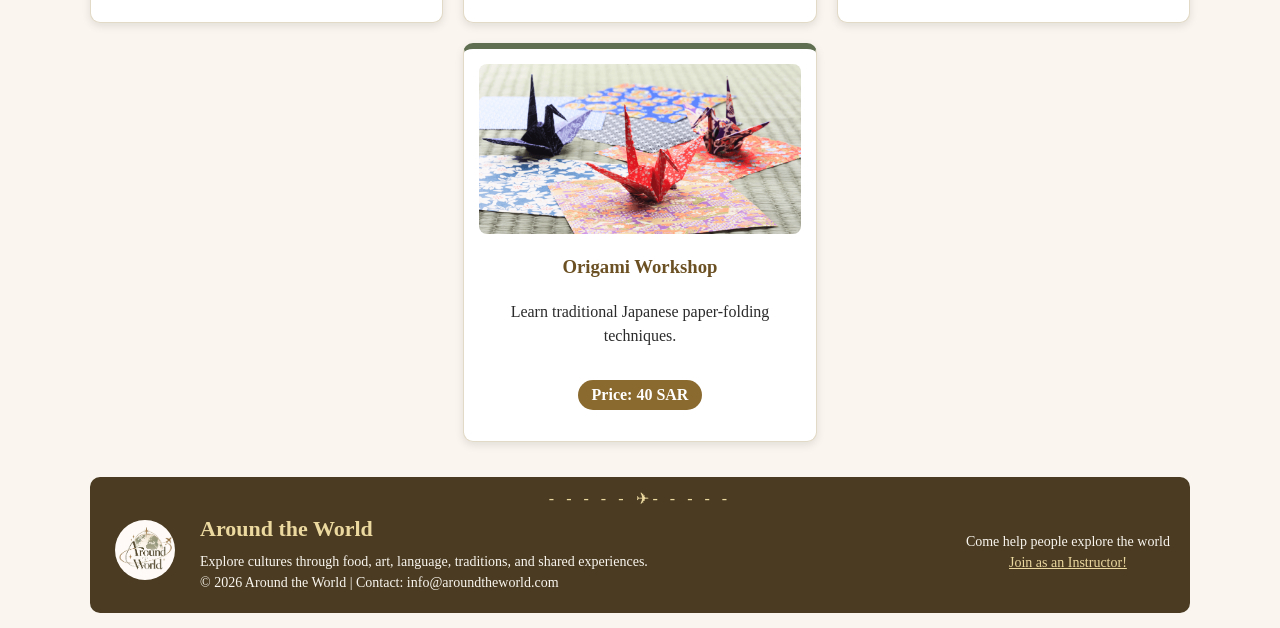
<file: offerings.html>
<!DOCTYPE html>
<html lang="en">

<head>
    <meta charset="UTF-8">
    <meta name="viewport" content="width=device-width, initial-scale=1.0">
    <title>Club Offerings | Around the World Club</title>
    <link rel="stylesheet" href="style.css">
</head>

<body>

   
<nav>
    <a href="home.html">Home</a>
    <a href="offerings.html">Offerings</a>
    <a href="about-Us.html">About Us</a>
    <a href="member-dashboard.html">Member</a>
    <a href="manager-dashboard.html">Manager</a>
</nav>

<header class="site-header">
<img src="images/logo.jpg" alt="Around the World Club logo" width="100">
    <div class="header-content">
        <h1>Around the World</h1>
        <p>Explore cultures through food, art, language,
           traditions, and shared experiences.</p>
    </div>
    
</header>

    
<main class="offerings-page">

    <h2>Club Offerings</h2>

    <div class="offerings-controls">

        <div class="country-filter">
            <label for="country">Country:</label>

            <select id="country" name="country">
                <option value="">Select a Country</option>
                <option value="italy">Italy</option>
                <option value="japan">Japan</option>
                <option value="mexico">Mexico</option>
                <option value="saudi">Saudi Arabia</option>
            </select>
        </div>




<div class="offerings-sort">
    <label for="sort-offerings">Sort by:</label>
    <select id="sort-offerings" name="sort-offerings">
        <option value="">Sort by</option>

        <optgroup label="Price">
            <option value="low-high">Low to High</option>
            <option value="high-low">High to Low</option>
        </optgroup>

        <optgroup label="Name">
            <option value="az">A-Z</option>
            <option value="za">Z-A</option>
        </optgroup>
    </select>
</div>



</div> <!-- End of offerings-controls -->

<div class="offerings-list">

    <div class="offering-card" data-country="italy">

        <img src="images/offerings/italy-italian-cooking.jpg"
             alt="Italian Cooking Night"
             width="200">

        <h3>Italian Cooking Night</h3>

        <p>Learn to prepare traditional Italian dishes.</p>

        <p>Price: 60 SAR</p>

    </div>
<div class="offering-card" data-country="japan">

    <img src="images/offerings/japan-japanese-calligraphy.jpg"
        alt="Japanese Calligraphy"
        width="200">

    <h3>Japanese Calligraphy</h3>

    <p>Learn the art of traditional Japanese writing.</p>

    <p>Price: 70 SAR</p>

</div>
<div class="offering-card" data-country="mexico">

    <img src="images/offerings/mexico-spanish-conversation.jpg"
         alt="Spanish Conversation Workshop"
         width="200">
    <h3>Spanish Conversation Workshop</h3>

    <p>Practice Spanish conversation and learn basic expressions.</p>

    <p>Price: 0 SAR</p>

</div>

<!-- Sushi Workshop -->
<div class="offering-card" data-country="japan">

    <img src="images/offerings/japan-sushi-making.jpg"
        alt="Sushi Workshop"
        width="200">
    <h3>Sushi Workshop</h3>

    <p>Learn how to prepare traditional Japanese sushi.</p>

    <p>Price: 50 SAR</p>

</div>

<!-- Matcha Workshop -->
<div class="offering-card" data-country="japan">

    <img src="images/offerings/japan-matcha-workshop.jpg"
         alt="Matcha Workshop"
         width="200">

    <h3>Matcha Workshop</h3>

    <p>Learn how to prepare matcha and explore Japanese tea traditions.</p>

    <p>Price: 30 SAR</p>

</div>

<!-- Origami Workshop -->
<div class="offering-card" data-country="japan">

    <img src="images/offerings/japan-origami-workshop.jpg"
         alt="Origami Workshop"
         width="200">

    <h3>Origami Workshop</h3>

    <p>Learn traditional Japanese paper-folding techniques.</p>

    <p>Price: 40 SAR</p>

</div>


<!-- Italian Fresh Pasta Workshop -->
<div class="offering-card" data-country="italy">

    <img src="images/offerings/italy-fresh-pasta.jpg"
         alt="Italian Fresh Pasta Workshop"
         width="200">

    <h3>Italian Fresh Pasta Workshop</h3>

    <p>Learn how to make fresh Italian pasta from scratch.</p>

    <p>Price: 65 SAR</p>

</div>

<!-- Mexican Taco Making Workshop -->
<div class="offering-card" data-country="mexico">

    <img src="images/offerings/mexico-taco-making.jpg"
         alt="Mexican Taco Making Workshop"
         width="200">

    <h3>Mexican Taco Making Workshop</h3>

    <p>Learn how to prepare traditional Mexican tacos with fresh ingredients.</p>

    <p>Price: 55 SAR</p>

</div>

<!-- Saudi Coffee Workshop -->
<div class="offering-card" data-country="saudi">

    <img src="images/offerings/saudi-coffee-making.jpg"
         alt="Saudi Coffee Workshop"
         width="200">

    <h3>Saudi Coffee Workshop</h3>

    <p>Learn how to prepare traditional Saudi coffee and explore Saudi hospitality customs.</p>

    <p>Price: 45 SAR</p>

</div>


<!-- Arabic Calligraphy Workshop -->
<div class="offering-card" data-country="saudi">

    <img src="images/offerings/saudi-arabic-calligraphy.jpg"
         alt="Arabic Calligraphy Workshop"
         width="200">

    <h3>Arabic Calligraphy Workshop</h3>

    <p>Learn traditional Arabic calligraphy and explore its cultural significance.</p>

    <p>Price: 75 SAR</p>

</div>


</div>

</main>

    

<!-- Website Footer -->
<footer>

    <div class="footer-left">

        <div class="footer-brand">
            <img src="images/logo.jpg"
                 alt="Around the World Club logo"
                 width="100">

            <h2>Around the World</h2>
        </div>

        <p>Explore cultures through food, art, language, traditions, and shared experiences.</p>

        <p>&copy; 2026 Around the World | Contact: info@aroundtheworld.com</p>

    </div>

    <div class="footer-right">
        <p>
            Come help people explore the world<br>
            <a href="about-Us.html#join-our-team">Join as an Instructor!</a>
        </p>
    </div>

</footer>


<script src="offerings.js"></script>
<script src="theme.js"></script>
</body>
</html>
</file>
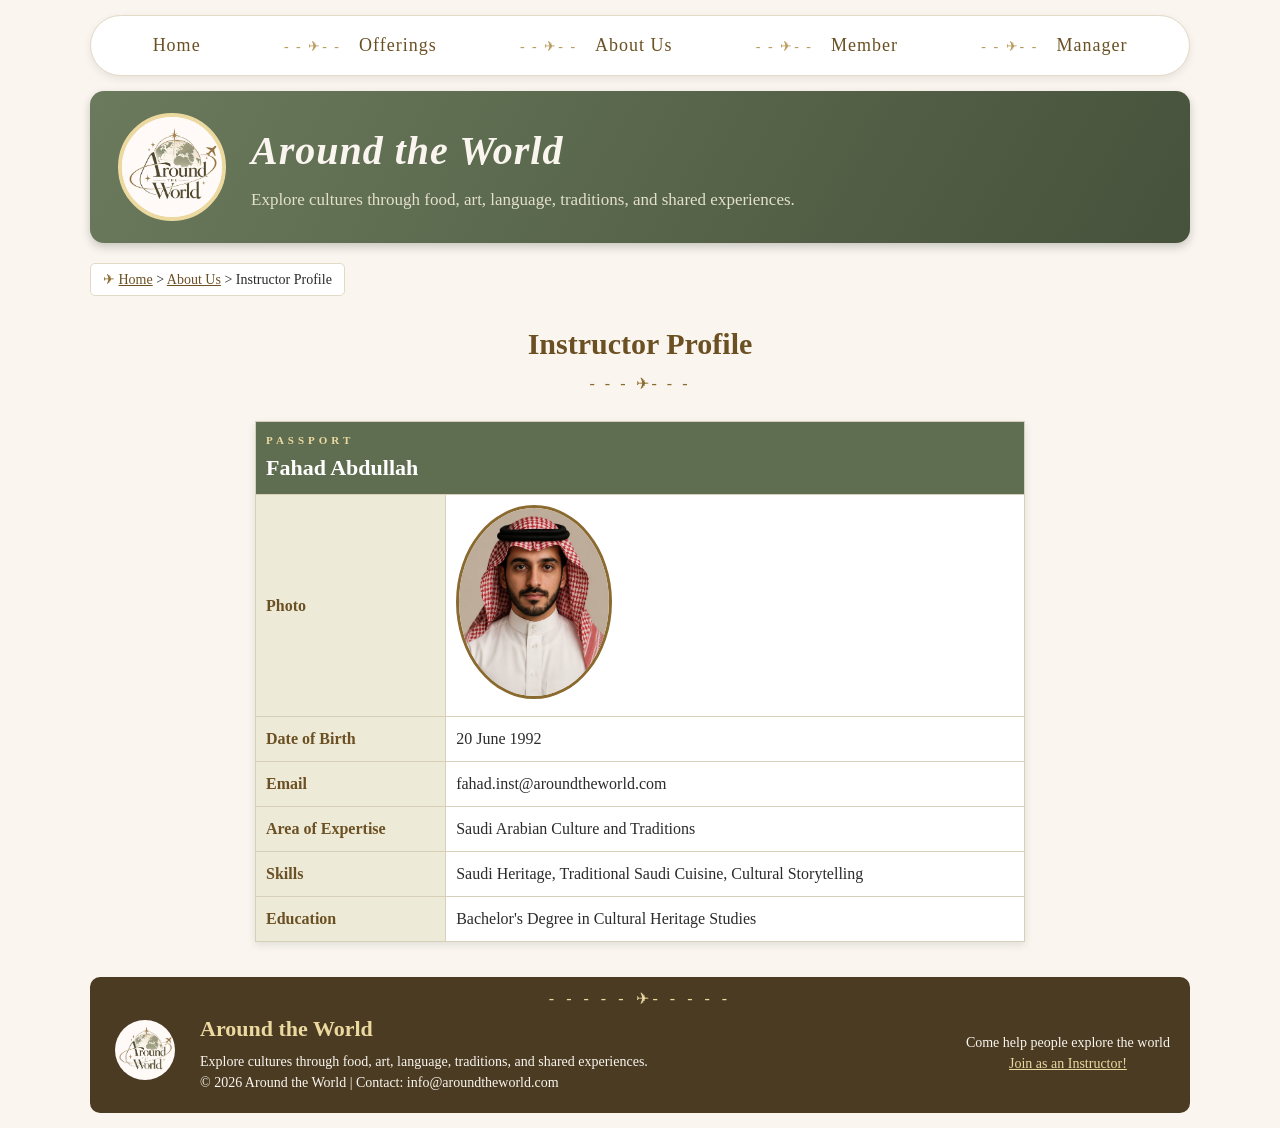
<file: profile-fahad.html>
<!DOCTYPE html>
<html lang="en">

<head>
    <meta charset="UTF-8">
    <meta name="viewport" content="width=device-width, initial-scale=1.0">
    <title>Instructor Profile | Around the World Club</title>
    <link rel="stylesheet" href="style.css">
</head>

<body>

<!-- Navigation Bar -->
<nav>
    <a href="home.html">Home</a>
    <a href="offerings.html">Offerings</a>
    <a href="about-Us.html">About Us</a>
    <a href="member-dashboard.html">Member</a>
    <a href="manager-dashboard.html">Manager</a>
</nav>

<!-- Website Header -->
<header class="site-header">
    <img src="images/logo.jpg"
         alt="Around the World Club logo"
         width="100">

    <div class="header-content">
        <h1>Around the World</h1>
        <p>Explore cultures through food, art, language,
           traditions, and shared experiences.</p>
    </div>
    
</header>

<main class="instructor-profile-page">

    <!-- Breadcrumb -->
    <p class="breadcrumb">
    <a href="home.html">Home</a> &gt;
    <a href="about-Us.html">About Us</a> &gt;
    <span>Instructor Profile</span>
</p>

    <!-- Page Heading -->
    <h2>Instructor Profile</h2>

<!-- Instructor Information Table -->
<table class="instructor-table">

    <tr>
        <th colspan="2">Fahad Abdullah</th>    </tr>

    <tr>
        <th>Photo</th>
        <td>
            <img src="images/instructors/instructor-Fahad-Abdullah.jpg"
                 alt="Fahad Abdullah"
                 width="150">
        </td>
    </tr>

    <tr>
        <th>Date of Birth</th>
        <td>20 June 1992</td>
    </tr>

    <tr>
        <th>Email</th>
        <td>fahad.inst@aroundtheworld.com</td>
    </tr>

    <tr>
        <th>Area of Expertise</th>
        <td>Saudi Arabian Culture and Traditions</td>
    </tr>

    <tr>
        <th>Skills</th>
        <td>Saudi Heritage, Traditional Saudi Cuisine, Cultural Storytelling</td>
    </tr>

    <tr>
        <th>Education</th>
        <td>Bachelor's Degree in Cultural Heritage Studies</td>
    </tr>

</table>

</main>


<!-- Website Footer -->
<footer>

    <div class="footer-left">

        <div class="footer-brand">
            <img src="images/logo.jpg"
                 alt="Around the World Club logo"
                 width="100">

            <h2>Around the World</h2>
        </div>

        <p>Explore cultures through food, art, language, traditions, and shared experiences.</p>

        <p>&copy; 2026 Around the World | Contact: info@aroundtheworld.com</p>

    </div>

    <div class="footer-right">
        <p>
            Come help people explore the world<br>
            <a href="about-Us.html#join-our-team">Join as an Instructor!</a>
        </p>
    </div>

</footer>

<script src="theme.js"></script>

</body>
</html>
</file>
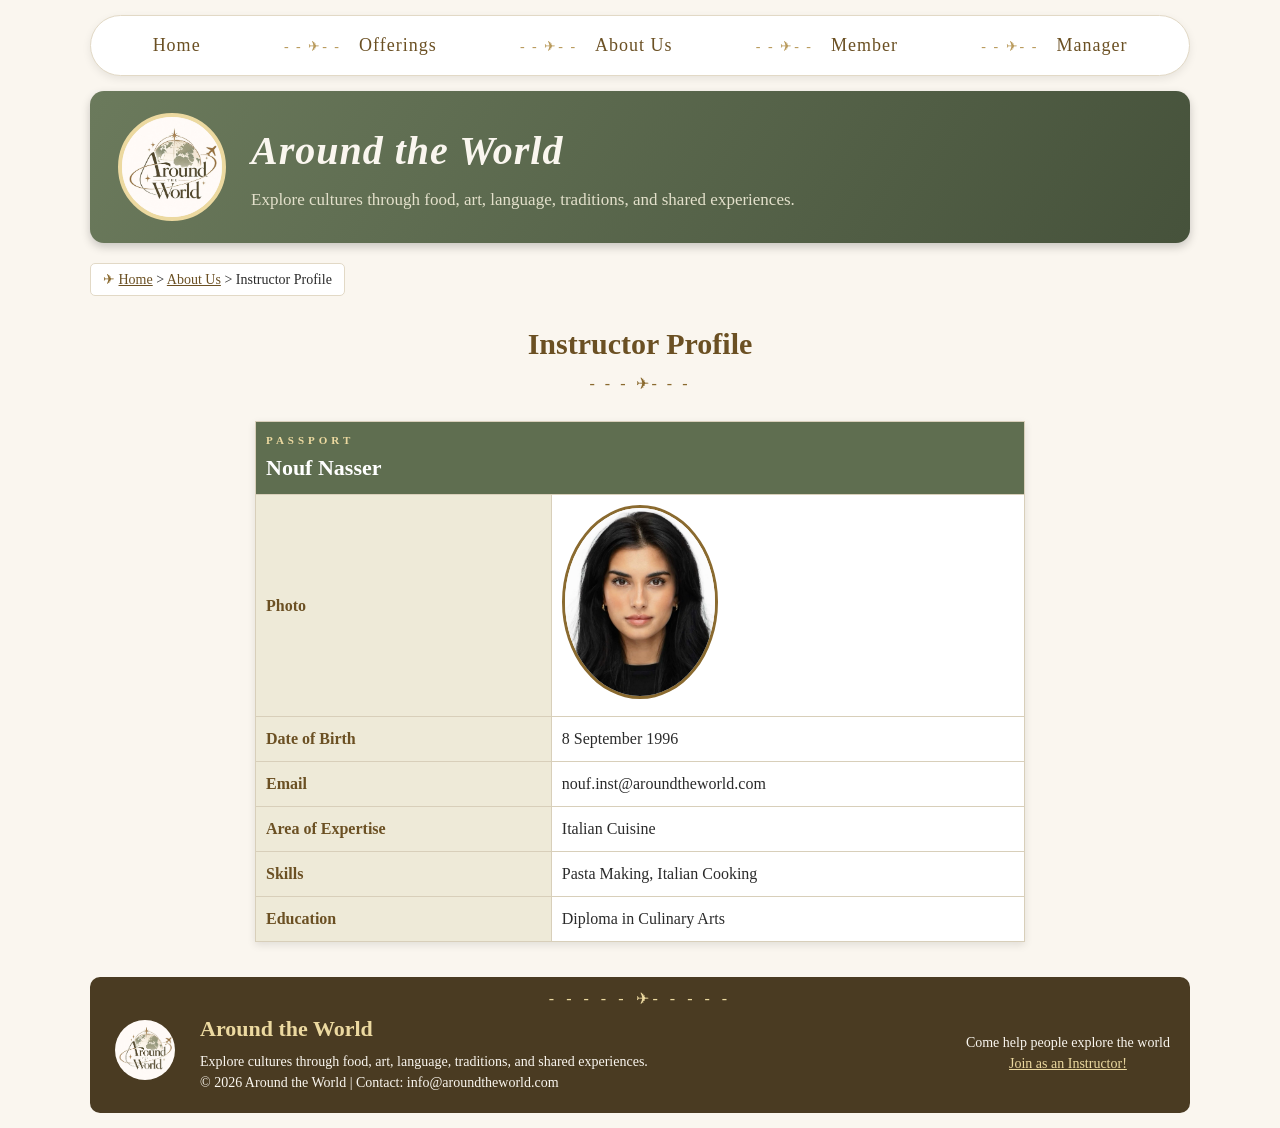
<file: profile-nouf.html>
<!DOCTYPE html>
<html lang="en">

<head>
    <meta charset="UTF-8">
    <meta name="viewport" content="width=device-width, initial-scale=1.0">
    <title>Instructor Profile | Around the World Club</title>
    <link rel="stylesheet" href="style.css">
</head>

<body>

<!-- Navigation Bar -->
<nav>
    <a href="home.html">Home</a>
    <a href="offerings.html">Offerings</a>
    <a href="about-Us.html">About Us</a>
    <a href="member-dashboard.html">Member</a>
    <a href="manager-dashboard.html">Manager</a>
</nav>

<!-- Website Header -->
<header class="site-header">
    <img src="images/logo.jpg"
         alt="Around the World Club logo"
         width="100">

    <div class="header-content">
        <h1>Around the World</h1>
        <p>Explore cultures through food, art, language,
           traditions, and shared experiences.</p>
    </div>
   
</header>

<main class="instructor-profile-page">

    <!-- Breadcrumb -->
    <p class="breadcrumb">
    <a href="home.html">Home</a> &gt;
    <a href="about-Us.html">About Us</a> &gt;
    <span>Instructor Profile</span>
</p>

    <!-- Page Heading -->
    <h2>Instructor Profile</h2>

<!-- Instructor Information Table -->
<table class="instructor-table">

    <tr>
        <th colspan="2">Nouf Nasser</th>    </tr>

    <tr>
        <th>Photo</th>
        <td>
            <img src="images/instructors/instructor-Nouf-Nasser.jpg"
                 alt="Nouf Nasser"
                 width="150">
        </td>
    </tr>

    <tr>
        <th>Date of Birth</th>
        <td>8 September 1996</td>
    </tr>

    <tr>
        <th>Email</th>
        <td>nouf.inst@aroundtheworld.com</td>
    </tr>

    <tr>
        <th>Area of Expertise</th>
        <td>Italian Cuisine</td>
    </tr>

    <tr>
        <th>Skills</th>
        <td>Pasta Making, Italian Cooking</td>
    </tr>

    <tr>
        <th>Education</th>
        <td>Diploma in Culinary Arts</td>
    </tr>

</table>

</main>


<!-- Website Footer -->
<footer>

    <div class="footer-left">

        <div class="footer-brand">
            <img src="images/logo.jpg"
                 alt="Around the World Club logo"
                 width="100">

            <h2>Around the World</h2>
        </div>

        <p>Explore cultures through food, art, language, traditions, and shared experiences.</p>

        <p>&copy; 2026 Around the World | Contact: info@aroundtheworld.com</p>

    </div>

    <div class="footer-right">
        <p>
            Come help people explore the world<br>
            <a href="about-Us.html#join-our-team">Join as an Instructor!</a>
        </p>
    </div>

</footer>

<script src="theme.js"></script>

</body>
</html>
</file>
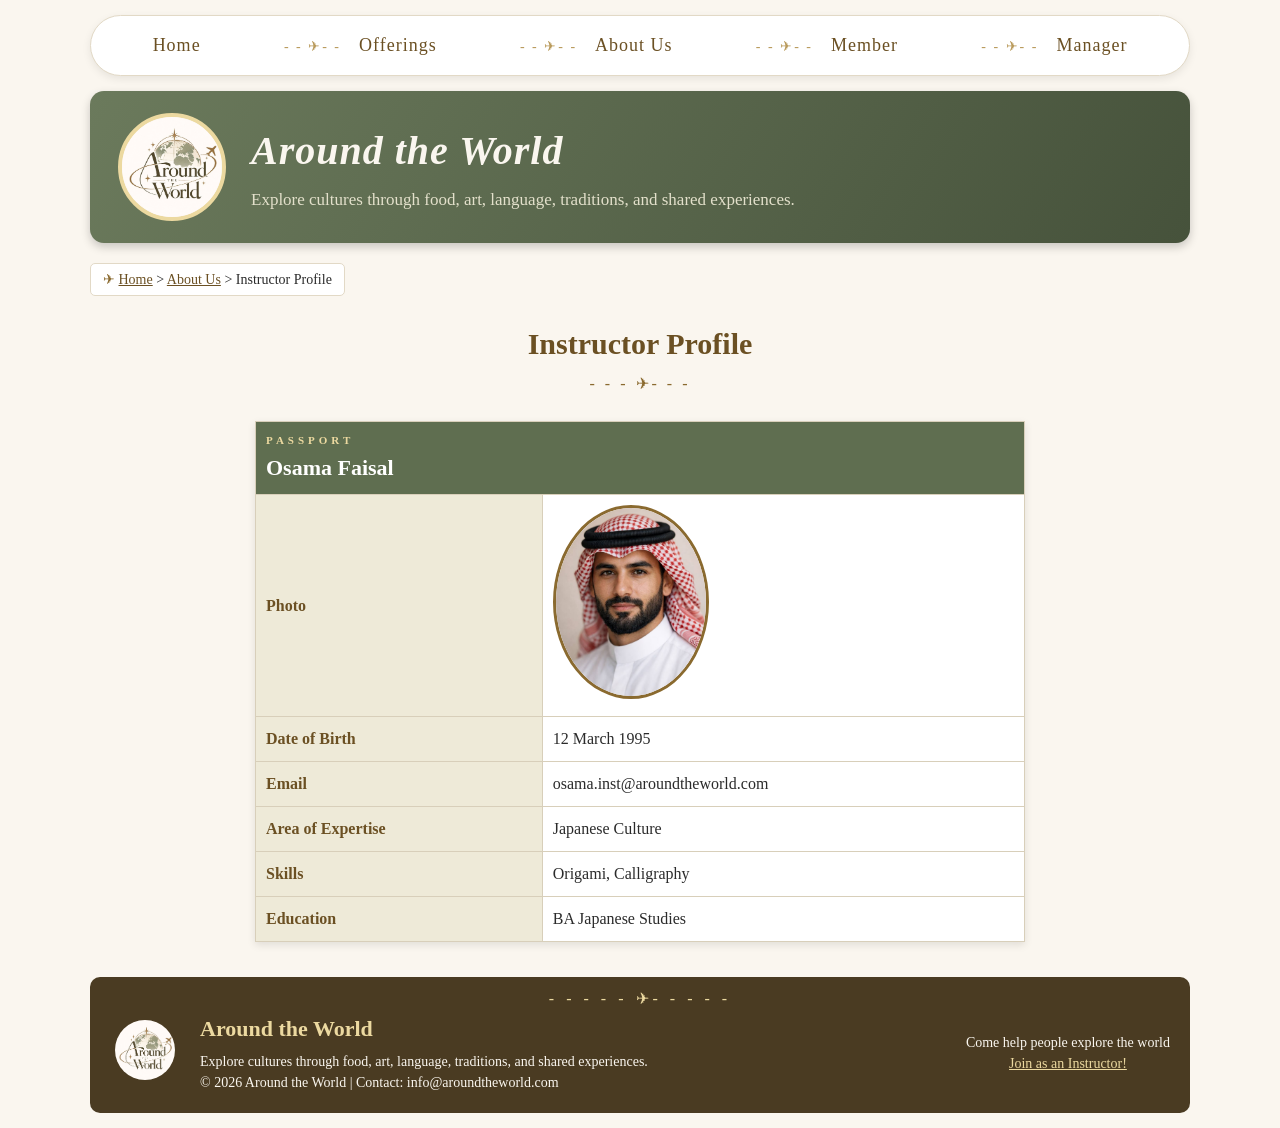
<file: profile-osama.html>
<!DOCTYPE html>
<html lang="en">

<head>
    <meta charset="UTF-8">
    <meta name="viewport" content="width=device-width, initial-scale=1.0">
    <title>Instructor Profile | Around the World Club</title>
    <link rel="stylesheet" href="style.css">
</head>

<body>

<!-- Navigation Bar -->
<nav>
    <a href="home.html">Home</a>
    <a href="offerings.html">Offerings</a>
    <a href="about-Us.html">About Us</a>
    <a href="member-dashboard.html">Member</a>
    <a href="manager-dashboard.html">Manager</a>
</nav>

<!-- Website Header -->
<header class="site-header">
    <img src="images/logo.jpg"
         alt="Around the World Club logo"
         width="100">

    <div class="header-content">
        <h1>Around the World</h1>
        <p>Explore cultures through food, art, language,
           traditions, and shared experiences.</p>
    </div>
   
</header>

<main class="instructor-profile-page">

    <!-- Breadcrumb -->
    <p class="breadcrumb">
    <a href="home.html">Home</a> &gt;
    <a href="about-Us.html">About Us</a> &gt;
    <span>Instructor Profile</span>
</p>

    <!-- Page Heading -->
    <h2>Instructor Profile</h2>

<!-- Instructor Information Table -->
<table class="instructor-table">

    <tr>
        <th colspan="2">Osama Faisal</th>    </tr>

    <tr>
        <th>Photo</th>
        <td>
            <img src="images/instructors/instructor-Osama-Faisal.jpg"
                 alt="Osama Faisal"
                 width="150">
        </td>
    </tr>

    <tr>
        <th>Date of Birth</th>
        <td>12 March 1995</td>
    </tr>

    <tr>
        <th>Email</th>
        <td>osama.inst@aroundtheworld.com</td>
    </tr>

    <tr>
        <th>Area of Expertise</th>
        <td>Japanese Culture</td>
    </tr>

    <tr>
        <th>Skills</th>
        <td>Origami, Calligraphy</td>
    </tr>

    <tr>
        <th>Education</th>
        <td>BA Japanese Studies</td>
    </tr>

</table>

</main>


<!-- Website Footer -->
<footer>

    <div class="footer-left">

        <div class="footer-brand">
            <img src="images/logo.jpg"
                 alt="Around the World Club logo"
                 width="100">

            <h2>Around the World</h2>
        </div>

        <p>Explore cultures through food, art, language, traditions, and shared experiences.</p>

        <p>&copy; 2026 Around the World | Contact: info@aroundtheworld.com</p>

    </div>

    <div class="footer-right">
        <p>
            Come help people explore the world<br>
            <a href="about-Us.html#join-our-team">Join as an Instructor!</a>
        </p>
    </div>

</footer>

<script src="theme.js"></script>

</body>
</html>
</file>
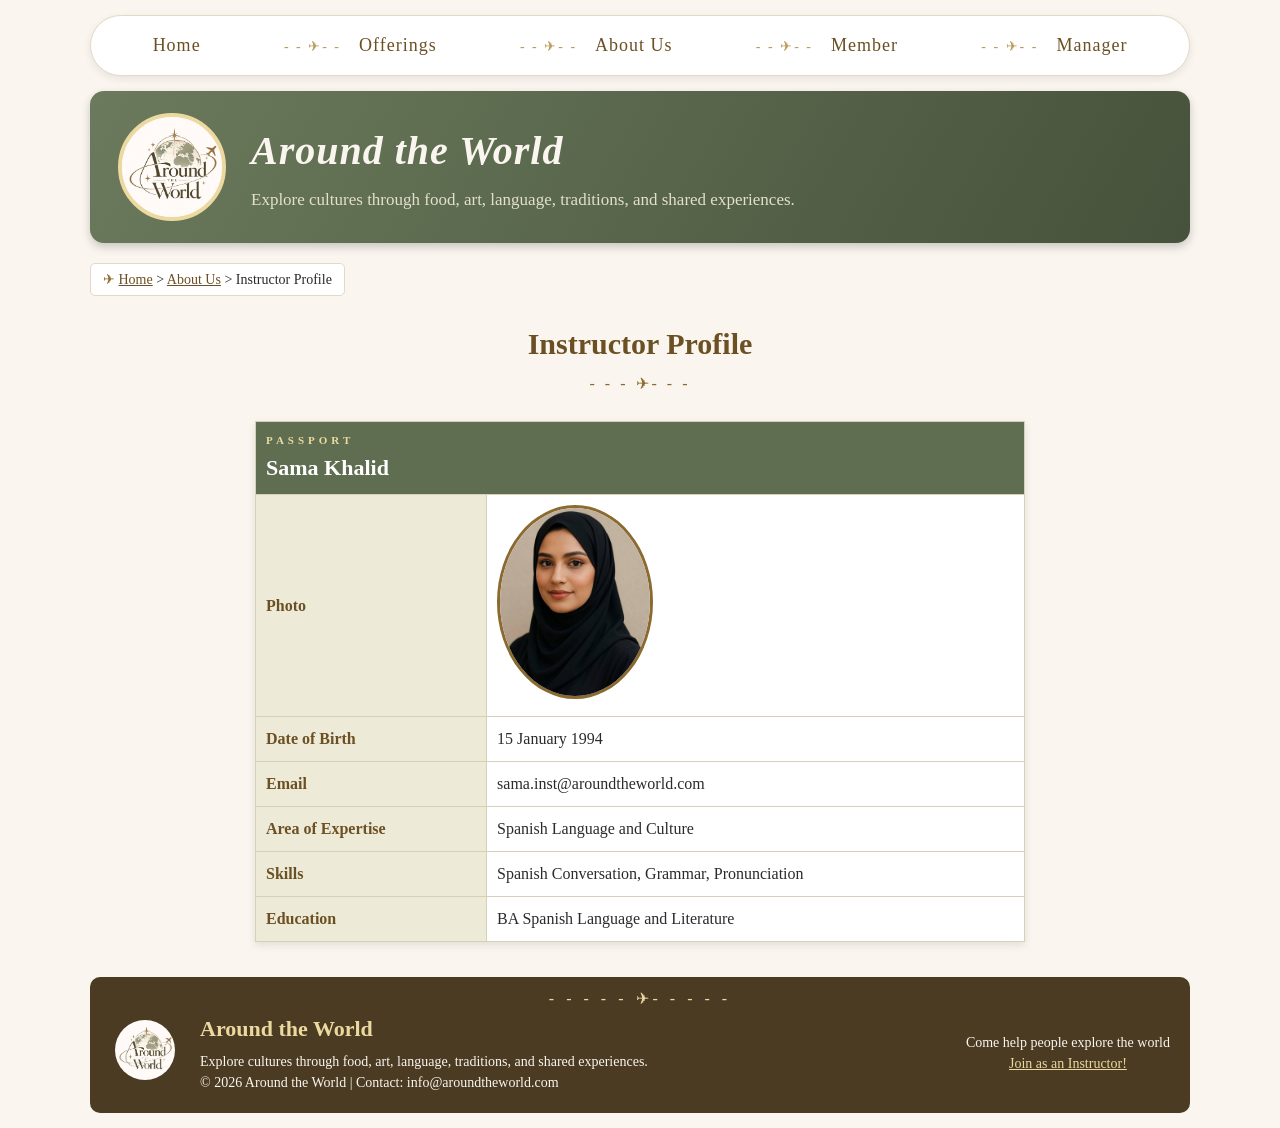
<file: profile-sama.html>
<!DOCTYPE html>
<html lang="en">

<head>
    <meta charset="UTF-8">
    <meta name="viewport" content="width=device-width, initial-scale=1.0">
    <title>Instructor Profile | Around the World Club</title>
    <link rel="stylesheet" href="style.css">
</head>

<body>

<!-- Navigation Bar -->
<nav>
    <a href="home.html">Home</a>
    <a href="offerings.html">Offerings</a>
    <a href="about-Us.html">About Us</a>
    <a href="member-dashboard.html">Member</a>
    <a href="manager-dashboard.html">Manager</a>
</nav>

<!-- Website Header -->
<header class="site-header">
    <img src="images/logo.jpg"
         alt="Around the World Club logo"
         width="100">

    <div class="header-content">
        <h1>Around the World</h1>
        <p>Explore cultures through food, art, language,
           traditions, and shared experiences.</p>
    </div>
    
</header>

<main class="instructor-profile-page">

    <!-- Breadcrumb -->
    <p class="breadcrumb">
    <a href="home.html">Home</a> &gt;
    <a href="about-Us.html">About Us</a> &gt;
    <span>Instructor Profile</span>
</p>

    <!-- Page Heading -->
    <h2>Instructor Profile</h2>

<!-- Instructor Information Table -->
<table class="instructor-table">

    <tr>
        <th colspan="2">Sama Khalid</th>    </tr>

    <tr>
        <th>Photo</th>
        <td>
            <img src="images/instructors/instructor-Sama-Khalid.jpg"
                 alt="Sama Khalid"
                 width="150">
        </td>
    </tr>

    <tr>
        <th>Date of Birth</th>
        <td>15 January 1994</td>
    </tr>

    <tr>
        <th>Email</th>
        <td>sama.inst@aroundtheworld.com</td>
    </tr>

    
    <tr>
        <th>Area of Expertise</th>
        <td>Spanish Language and Culture</td>
    </tr>

    <tr>
        <th>Skills</th>
        <td>Spanish Conversation, Grammar, Pronunciation</td>
    </tr>

    <tr>
        <th>Education</th>
        <td>BA Spanish Language and Literature</td>
    </tr>


</table>

</main>


<!-- Website Footer -->
<footer>

    <div class="footer-left">

        <div class="footer-brand">
            <img src="images/logo.jpg"
                 alt="Around the World Club logo"
                 width="100">

            <h2>Around the World</h2>
        </div>

        <p>Explore cultures through food, art, language, traditions, and shared experiences.</p>

        <p>&copy; 2026 Around the World | Contact: info@aroundtheworld.com</p>

    </div>

    <div class="footer-right">
        <p>
            Come help people explore the world<br>
            <a href="about-Us.html#join-our-team">Join as an Instructor!</a>
        </p>
    </div>

</footer>

<script src="theme.js"></script>

</body>
</html>
</file>
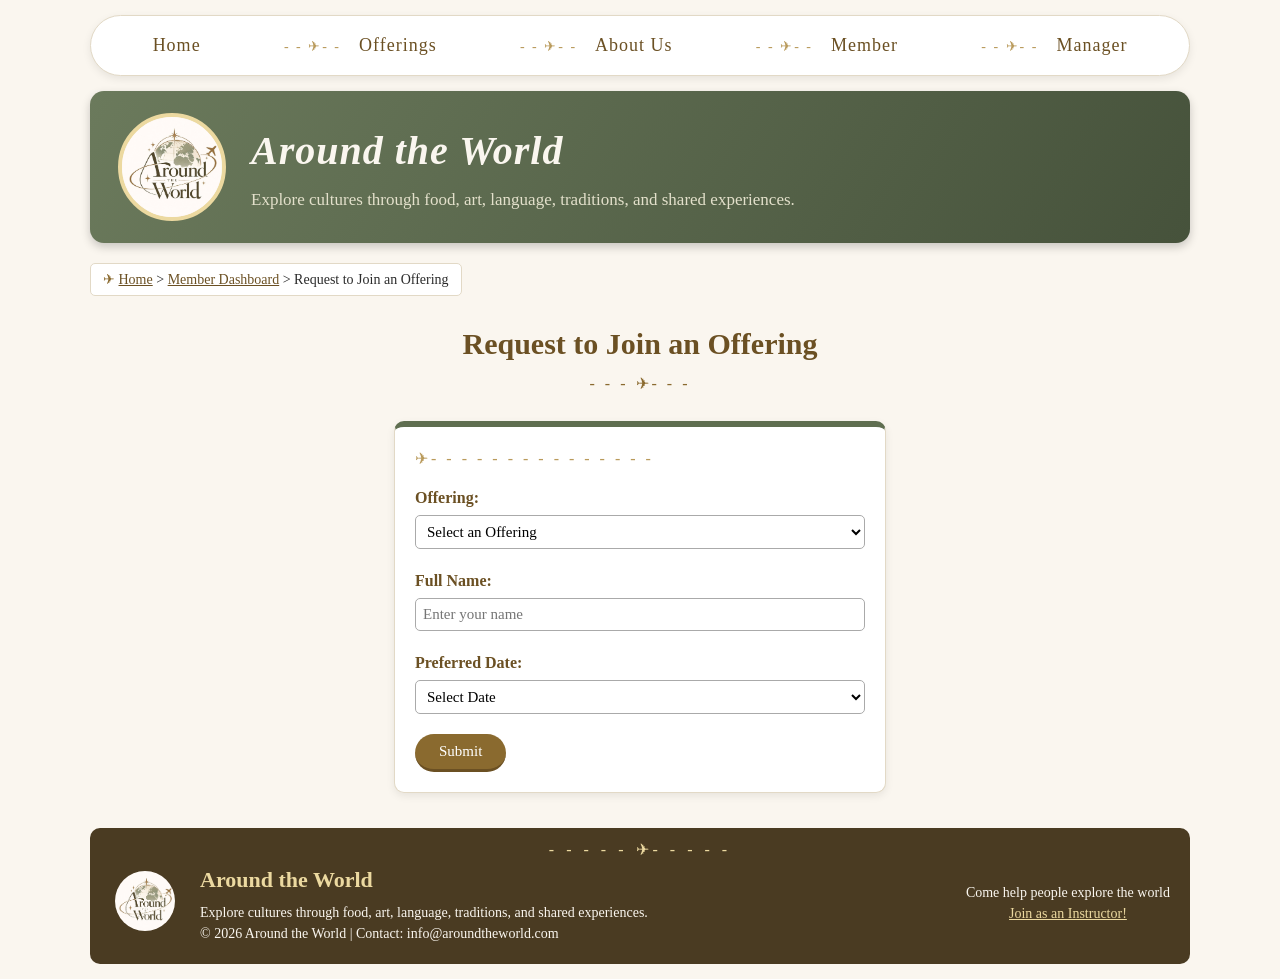
<file: request-offering.html>
<!DOCTYPE html>
<html lang="en">
<head>
    <meta charset="UTF-8">
    <meta name="viewport" content="width=device-width, initial-scale=1.0">
    <title>Request to Join an Offering | Around the World Club</title>
    <link rel="stylesheet" href="style.css">
</head>

<body>

<!-- Main Navigation Bar -->
<nav>
    <a href="home.html">Home</a>
    <a href="offerings.html">Offerings</a>
    <a href="about-Us.html">About Us</a>
    <a href="member-dashboard.html">Member</a>
    <a href="manager-dashboard.html">Manager</a>
</nav>

  <header class="site-header">
      <img src="images/logo.jpg" alt="Around the World Club logo" width="100">
    <div class="header-content">
        <h1>Around the World</h1>
        <p>Explore cultures through food, art, language,
           traditions, and shared experiences.</p>
    </div>
   
   </header>
   


    <main class="request-offering">

        <!-- Breadcrumb -->
     <p class="breadcrumb">
        <a href="home.html">Home</a> &gt;
        <a href="member-dashboard.html">Member Dashboard</a> &gt;
        <span>Request to Join an Offering</span>
    </p>


        <!-- Page Title -->
        <h2>Request to Join an Offering</h2>

        <!-- Request Form -->
        <form class="request-form" id="request-form" novalidate>

            <!-- Offering Selection -->
            <div class="form-group">
                <label for="offering">Offering:</label>
                <select id="offering" name="offering" required>
                    <option value="" selected disabled>
                        Select an Offering
                    </option>
                    <option value="sushi">Sushi Workshop</option>
                    <option value="matcha">Matcha Workshop</option>
					<option value="origami">Origami Workshop</option>
                </select>
            </div>

            <!-- Full Name -->
            <div class="form-group">
                <label for="full-name">Full Name:</label>
                <input type="text"
                       id="full-name"
                       name="full-name"
                       placeholder="Enter your name"
                       required>
            </div>

            <div class="form-group">
             <label for="preferred-date">Preferred Date:</label>
              <select id="preferred-date"
               name="preferred-date" required>
              <option value="" selected disabled>
                      Select Date
              </option>
              <option value="2026-11-10" class="past-date">10/11/2026</option>
              <option value="2026-12-05">05/12/2026</option>
              <option value="2026-12-12">12/12/2026</option>
              <option value="2026-12-25">25/12/2026</option>
            </select>
           </div>

            <!-- Submit Button -->
            <div class="form-actions">
                <button type="submit">Submit</button>
            </div>

        </form>
		
		<div id="submitted-requests"></div>

    </main>

    <!-- Website Footer -->
<footer>

    <div class="footer-left">

        <div class="footer-brand">
            <img src="images/logo.jpg"
                 alt="Around the World Club logo"
                 width="100">

            <h2>Around the World</h2>
        </div>

        <p>Explore cultures through food, art, language, traditions, and shared experiences.</p>

        <p>&copy; 2026 Around the World | Contact: info@aroundtheworld.com</p>

    </div>

    <div class="footer-right">
        <p>
            Come help people explore the world<br>
            <a href="about-Us.html#join-our-team">Join as an Instructor!</a>
        </p>
    </div>

</footer>
<script src="request.js"></script>
<script src="theme.js"></script>

</body>
</html>
</file>
<file: style.css>
/* ---------- General ---------- */
body {
  font-family: Georgia, "Times New Roman", serif;
  color: #2b2b2b;
  background-color: #faf6ef;
  max-width: 1100px;
  margin: 0 auto;
  padding: 15px 20px;
  line-height: 1.5;
}

h2,
h3 {
  color: #6b5023;
}

h2 {
  margin-top: 25px;
}

img {
  max-width: 100%;
}

a {
  color: #6b5023;
}

/* ---------- Navigation bar (Flexbox) ---------- */
nav {
  display: flex;
  justify-content: space-around;
  align-items: center;
  flex-wrap: wrap;
  background-color: white;
  border: 1px solid #e2d9c6;
  border-radius: 40px;
  padding: 10px 20px;
  box-shadow: 0 3px 8px rgba(0, 0, 0, 0.08);
}

nav a {
  color: #6b5023;
  text-decoration: none;
  font-size: 18px;
  letter-spacing: 1px;
  padding: 6px 12px;
  border-radius: 20px;
}

/* little dotted route between the links */
nav a + a::before {
  content: "- - \2708 - -";
  color: #b99a5b;
  letter-spacing: 2px;
  font-size: 14px;
  margin-right: 18px;
}

nav a:hover {
  background-color: #5f6e50;
  color: white;
}

nav a:hover::before {
  color: #ecd9a0;
}

/* ---------- Header ---------- */
.site-header {
  display: flex;
  align-items: center;
  gap: 25px;
  background-color: #5f6e50;
  background-image: linear-gradient(120deg, #6b7a5c, #46523b);
  border-radius: 14px;
  padding: 22px 28px;
  margin-top: 15px;
  box-shadow: 0 4px 10px rgba(0, 0, 0, 0.2);
}

.site-header img {
  width: 100px;
  height: 100px;
  object-fit: contain;
  background-color: #faf6ef;
  border: 4px solid #ecd9a0;
  border-radius: 50%;
}

.header-content h1 {
  margin: 0 0 6px 0;
  font-size: 40px;
  font-style: italic;
  letter-spacing: 1px;
  color: #faf6ef;
}

.header-content p {
  margin: 0;
  color: #e3e0cb;
  font-size: 17px;
}

/* ---------- Breadcrumb ---------- */
.breadcrumb {
  display: inline-block;
  background-color: white;
  border: 1px solid #e2d9c6;
  border-radius: 5px;
  padding: 5px 12px;
  margin: 20px 0 0 0;
  font-size: 14px;
}

.breadcrumb::before {
  content: "\2708  ";
  color: #8a6a2f;
}

/* ---------- Headings ---------- */

/* section headings: the title, then a flight line */
h2 {
  display: flex;
  align-items: center;
  gap: 15px;
}

h2::after {
  content: "\2708 - - - - - - - - - - - - - - - - - - - - - - - - - - - - - - - - - - - - - - - - - - - - - - - - - - - - -";
  flex: 1;
  min-width: 0;
  overflow: hidden;
  white-space: nowrap;
  direction: rtl;
  text-align: left;
  color: #b99a5b;
  font-size: 16px;
  font-weight: normal;
  letter-spacing: 3px;
}

/* page titles are centered, with the flight line under them */
.page-title,
main > h2 {
  display: block;
  text-align: center;
  font-size: 30px;
}

.page-title::after,
main > h2::after {
  content: "- - - \2708 - - -";
  display: block;
  direction: ltr;
  overflow: visible;
  white-space: normal;
  text-align: center;
  color: #8a6a2f;
  font-size: 16px;
  letter-spacing: 3px;
  margin-top: 6px;
}

.footer-brand h2::after {
  content: none;
}

.section-title {
  margin-top: 25px;
}

/* ---------- Buttons ---------- */
button,
.button,
.btn,
.action-button {
  display: inline-block;
  background-color: #8a6a2f;
  border: none;
  border-bottom: 3px solid #6b5023;
  border-radius: 25px;
  color: white;
  padding: 9px 24px;
  font-family: Georgia, "Times New Roman", serif;
  font-size: 15px;
  text-decoration: none;
  cursor: pointer;
}

button:hover,
.button:hover,
.btn:hover,
.action-button:hover {
  background-color: #5f6e50;
  border-bottom-color: #46523b;
}

/* ---------- Forms (used by all form pages) ---------- */
label {
  display: block;
  font-weight: bold;
  color: #6b5023;
  margin-bottom: 5px;
}

input,
select,
textarea {
  font-family: Georgia, "Times New Roman", serif;
  font-size: 15px;
  padding: 7px;
  border: 1px solid #aaaaaa;
  border-radius: 5px;
  background-color: white;
}

input:focus,
select:focus,
textarea:focus {
  border-color: #5f6e50;
  background-color: #f7faf3;
}

input[type="file"] {
  font-size: 13px;
  padding: 5px;
}

.form-group {
  margin-bottom: 20px;
}

/* fields fill their box so everything lines up */
.form-group input[type="text"],
.form-group input[type="email"],
.form-group input[type="date"],
.form-group input[type="file"],
.form-group input[type="number"],
.form-group select,
.form-group textarea {
  width: 100%;
  box-sizing: border-box;
}

.form-actions {
  margin-top: 10px;
}

/* every form sits in a white card with a green top edge */
main form {
  background-color: white;
  border: 1px solid #e2d9c6;
  border-top: 6px solid #5f6e50;
  border-radius: 10px;
  padding: 20px;
  margin: 20px 0;
  box-shadow: 0 3px 8px rgba(0, 0, 0, 0.08);
}

/* every form starts with a flight line */
main form::before {
  content: "\2708 - - - - - - - - - - - - - - -";
  display: block;
  color: #b99a5b;
  letter-spacing: 3px;
  margin-bottom: 15px;
}

/* request and evaluation forms: one narrow column */
.request-form,
.evaluation-form {
  max-width: 450px;
  margin: 20px auto;
}

/* rating radio buttons */
.rating-group {
  border: none;
  padding: 0;
  margin: 0 0 20px 0;
}

.rating-group legend {
  font-weight: bold;
  color: #6b5023;
  padding: 0;
}

.rating-options {
  display: flex;
  gap: 20px;
}

.rating-options label {
  display: flex;
  align-items: center;
  gap: 5px;
  font-weight: normal;
  color: #2b2b2b;
}

/* ---------- HOME PAGE ---------- */

/* Featured offerings - Flexbox */
.offerings {
  display: flex;
  justify-content: space-between;
  gap: 20px;
}

.card {
  flex: 1;
  background-color: white;
  border: 1px solid #e2d9c6;
  border-top: 6px solid #5f6e50;
  border-radius: 10px;
  padding: 15px;
  text-align: center;
  box-shadow: 0 3px 8px rgba(0, 0, 0, 0.1);
}

.card img {
  display: block;
  width: 100%;
  height: 170px;
  object-fit: cover;
  margin: 0 auto;
  border-radius: 8px;
}

.card h3 {
  margin: 12px 0 5px 0;
}

/* extra info is hidden until the mouse is over the card */
.more {
  display: none;
  color: #8a6a2f;
  font-weight: bold;
  border-top: 1px solid #d8cfba;
  padding-top: 8px;
}

.card:hover {
  background-color: #f6efdd;
  border-top-color: #8a6a2f;
  box-shadow: 0 8px 14px rgba(0, 0, 0, 0.2);
}

.card:hover .more {
  display: block;
}

/* Reviews and Country of the Month */
.bottom {
  display: flex;
  gap: 25px;
}

.reviews {
  flex: 1;
  min-width: 0;
}

.country {
  flex: 2;
  min-width: 0;
}

.review {
  position: relative;
  background-color: white;
  border: 1px solid #e2d9c6;
  border-left: 5px solid #8a6a2f;
  border-radius: 8px;
  padding: 10px 15px;
  margin-bottom: 15px;
  box-shadow: 0 2px 5px rgba(0, 0, 0, 0.08);
}

/* big quote mark in the corner */
.review::after {
  content: "\201D";
  position: absolute;
  right: 14px;
  top: -4px;
  font-size: 70px;
  color: #ecd9a0;
}

.review h3,
.review p {
  margin: 4px 0;
}

.review h3 {
  padding-right: 50px;
}

.review h3::before {
  content: "PASSENGER REVIEW";
  display: block;
  font-size: 10px;
  letter-spacing: 3px;
  color: #8a6a2f;
  margin-bottom: 2px;
}

/* stars are gold */
.review p:first-of-type {
  color: #d4a017;
  letter-spacing: 3px;
}

/* postcard look for the country of the month */
.country-box {
  display: flex;
  gap: 20px;
  background-color: #5f6e50;
  color: #faf6ef;
  border-radius: 12px;
  padding: 18px;
  box-shadow: 0 4px 10px rgba(0, 0, 0, 0.2);
}

.country-box h3 {
  margin-top: 0;
  color: #ecd9a0;
}

.country-box h3::before {
  content: "NOW BOARDING";
  display: block;
  font-size: 11px;
  letter-spacing: 4px;
  color: #faf6ef;
  margin-bottom: 4px;
}

.country-box img {
  width: 150px;
  height: 112px;
  object-fit: cover;
  border-radius: 8px;
}

/* space around the vote dropdown and the buttons */
.country-box select,
.country-box button,
.country-box .button {
  margin: 8px 10px 8px 0;
}

/* View Offerings button sits at the right of the box */
.country-box > div {
  position: relative;
  flex: 1;
}

.country-box .button {
  position: absolute;
  top: 0;
  right: 0;
  margin: 0;
}

/* ---------- OFFERINGS PAGE ---------- */

/* one grid: country on the left, title in the middle, sort on the right */
.offerings-page {
  display: grid;
  grid-template-columns: 1fr auto 1fr;
}

.offerings-page > h2 {
  grid-column: 2;
  grid-row: 1;
}

.offerings-controls {
  grid-column: 1 / 4;
  grid-row: 1;
  display: flex;
  justify-content: space-between;
  align-items: flex-start;
  margin: 25px 0 0 0;
}

.offerings-list {
  grid-column: 1 / 4;
  grid-row: 2;
  display: flex;
  flex-wrap: wrap;
  justify-content: center;
  gap: 20px;
  margin-top: 20px;
}

.offering-card {
  box-sizing: border-box;
  flex: 0 1 calc((100% - 40px) / 3);
  background-color: white;
  border: 1px solid #e2d9c6;
  border-top: 6px solid #5f6e50;
  border-radius: 10px;
  padding: 15px;
  text-align: center;
  box-shadow: 0 3px 8px rgba(0, 0, 0, 0.1);
}

.offering-card img {
  display: block;
  width: 100%;
  height: 170px;
  object-fit: cover;
  margin: 0 auto;
  border-radius: 8px;
}

/* the price looks like a little tag */
.offering-card p:last-child {
  display: inline-block;
  background-color: #8a6a2f;
  color: white;
  border-radius: 15px;
  padding: 3px 14px;
  font-weight: bold;
}

.offering-card:hover {
  background-color: #f6efdd;
  border-top-color: #8a6a2f;
  box-shadow: 0 8px 14px rgba(0, 0, 0, 0.2);
}

/* ---------- ABOUT US PAGE ---------- */
.about-content {
  display: flex;
  gap: 30px;
  margin-top: 20px;
}

.club-mission {
  flex: 1;
  min-width: 0;
}

.club-mission p {
  background-color: white;
  border: 1px solid #e2d9c6;
  border-left: 5px solid #5f6e50;
  border-radius: 10px;
  padding: 15px;
  margin-top: 0;
}

.instructors {
  flex: 2;
  min-width: 0;
}

/* the instructor list scrolls sideways */
.instructors-list {
  display: flex;
  gap: 20px;
  overflow-x: auto;
  padding: 5px 5px 12px 5px;
}

.instructor-card {
  flex: 0 0 auto;
  width: 300px;
  display: flex;
  align-items: center;
  gap: 15px;
  background-color: white;
  border: 1px solid #e2d9c6;
  border-radius: 40px 10px 10px 40px;
  padding: 10px;
  box-shadow: 0 2px 5px rgba(0, 0, 0, 0.1);
}

.instructor-card:hover {
  background-color: #f6efdd;
}

/* instructor photos are portrait ovals so faces are not cut */
.instructor-card img {
  width: 80px;
  height: 100px;
  object-fit: cover;
  object-position: center 15%;
  border-radius: 50%;
  border: 3px solid #8a6a2f;
}

/* Join our team form - Flexbox */
.join-team-form {
  display: flex;
  flex-wrap: wrap;
  gap: 20px;
}

.join-team-form::before {
  flex: 0 0 100%;
}

.join-team-form .form-group {
  flex: 1 1 200px;
  min-width: 0;
  margin-bottom: 0;
}

.join-team-form .form-actions {
  flex: 1 1 100%;
  text-align: right;
}

/* ---------- INSTRUCTOR PROFILE PAGES ---------- */
.instructor-table {
  width: 70%;
  margin: 20px auto;
  border-collapse: collapse;
  background-color: white;
  box-shadow: 0 3px 8px rgba(0, 0, 0, 0.1);
}

.instructor-table th,
.instructor-table td {
  border: 1px solid #d8cfba;
  padding: 10px;
  text-align: left;
}

.instructor-table th {
  background-color: #eeead8;
  color: #6b5023;
}

/* the name row across the top (colspan) */
.instructor-table tr:first-child th {
  background-color: #5f6e50;
  color: white;
  font-size: 22px;
}

.instructor-table tr:first-child th::before {
  content: "PASSPORT";
  display: block;
  font-size: 11px;
  letter-spacing: 4px;
  color: #ecd9a0;
  margin-bottom: 3px;
}

.instructor-table img {
  width: 150px;
  height: 188px;
  object-fit: cover;
  object-position: center 15%;
  border-radius: 50%;
  border: 3px solid #8a6a2f;
}

/* ---------- MEMBER DASHBOARD ---------- */
.country-progress {
  background-color: white;
  border: 1px solid #e2d9c6;
  border-left: 6px solid #8a6a2f;
  border-radius: 10px;
  padding: 10px 20px;
  margin-top: 20px;
  box-shadow: 0 3px 8px rgba(0, 0, 0, 0.08);
}

.country-progress h3 {
  margin-top: 5px;
}

progress {
  width: 100%;
  height: 20px;
  accent-color: #5f6e50;
}

/* ---------- TABLES (dashboards) ---------- */
.participation-requests table,
.offerings-table,
.instructors-table {
  width: 80%;
  margin: 15px auto;
  border-collapse: collapse;
  background-color: white;
  box-shadow: 0 3px 8px rgba(0, 0, 0, 0.1);
}

.participation-requests th,
.participation-requests td,
.offerings-table th,
.offerings-table td,
.instructors-table th,
.instructors-table td {
  border: 1px solid #d8cfba;
  padding: 10px;
  text-align: center;
}

.participation-requests th,
.offerings-table th,
.instructors-table th {
  background-color: #5f6e50;
  color: white;
  letter-spacing: 1px;
}

.participation-requests tr:nth-child(even),
.offerings-table tr:nth-child(even),
.instructors-table tr:nth-child(even) {
  background-color: #f5f0e3;
}

.participation-requests tr:hover,
.offerings-table tr:hover,
.instructors-table tr:hover {
  background-color: #ecd9a0;
}

.instructors-table img {
  width: 50px;
  height: 62px;
  object-fit: cover;
  object-position: center 15%;
  border-radius: 50%;
  border: 2px solid #8a6a2f;
}

/* link sections on the dashboards - Flexbox */
.member-actions,
.dashboard-links {
  display: flex;
  justify-content: center;
  flex-wrap: wrap;
  gap: 40px;
  margin: 25px 0;
}

/* ---------- ADD NEW OFFERING: two columns like the wireframe ---------- */
/* left: name and country, then price and image. right: the description */
.offering-form {
  display: grid;
  grid-template-columns: 1fr 1fr 1.5fr;
  column-gap: 25px;
}

.offering-form::before {
  grid-column: 1 / 4;
}

.offering-form .form-group:nth-of-type(1) {
  grid-column: 1;
  grid-row: 2;
}

.offering-form .form-group:nth-of-type(2) {
  grid-column: 2;
  grid-row: 2;
}

.offering-form .form-group:nth-of-type(3) {
  grid-column: 1;
  grid-row: 3;
}

.offering-form .form-group:nth-of-type(5) {
  grid-column: 2;
  grid-row: 3;
}

.offering-form .form-group:nth-of-type(4) {
  grid-column: 3;
  grid-row: 2 / 4;
}

.offering-form textarea {
  height: 150px;
  resize: none;
}

.offering-form button {
  grid-column: 1 / 4;
  grid-row: 4;
  justify-self: center;
}

/* ---------- MANAGE INSTRUCTORS ---------- */

/* Delete Selected sits centered right under the table */
.current-instructors form .btn {
  display: block;
  margin: 10px auto 0 auto;
}

/* add form: 4 columns like the wireframe.
   order puts the fields in the same order as the wireframe:
   Name, Education, Area of Expertise, Photo / Date of Birth, Email, Skills */
.add-instructor form {
  display: grid;
  grid-template-columns: repeat(4, 1fr);
  gap: 20px;
  align-items: start;
}

.add-instructor form::before {
  grid-column: 1 / 5;
  margin-bottom: 0;
}

.add-instructor .form-group {
  min-width: 0;
  margin-bottom: 0;
}

.add-instructor .form-group:nth-of-type(1) { order: 1; }
.add-instructor .form-group:nth-of-type(7) { order: 2; }
.add-instructor .form-group:nth-of-type(5) { order: 3; }
.add-instructor .form-group:nth-of-type(2) { order: 4; }
.add-instructor .form-group:nth-of-type(3) { order: 5; }
.add-instructor .form-group:nth-of-type(4) { order: 6; }
.add-instructor .form-group:nth-of-type(6) { order: 7; }

.add-instructor .btn {
  order: 8;
  grid-column: 1 / 5;
  justify-self: center;
}

/* ---------- FOOTER ---------- */
/* logo on the left, title and text in the middle, join text on the right */
footer {
  position: relative;
  display: grid;
  grid-template-columns: 1fr auto;
  column-gap: 30px;
  align-items: center;
  background-color: #4a3b22;
  color: #faf6ef;
  border-radius: 10px;
  padding: 35px 20px 20px 110px;
  margin-top: 35px;
}

/* flight line at the top of the footer */
footer::before {
  content: "- - - - - \2708 - - - - -";
  position: absolute;
  top: 10px;
  left: 0;
  right: 0;
  text-align: center;
  color: #ecd9a0;
  letter-spacing: 4px;
}

footer p {
  margin: 0;
  font-size: 14px;
}

footer a {
  color: #ecd9a0;
}

.footer-brand img {
  position: absolute;
  left: 25px;
  top: 50%;
  width: 60px;
  height: 60px;
  object-fit: contain;
  margin-top: -25px;
  border-radius: 50%;
}

.footer-brand h2 {
  margin: 0 0 6px 0;
  font-size: 22px;
  color: #ecd9a0;
}

/* the footer has two parts: text on the left, join text on the right */
.footer-right p {
  text-align: center;
}

/* ---------- MEDIUM SCREENS ---------- */
@media (max-width: 950px) {
  /* View Offerings goes back into the normal flow when space is tight */
  .country-box > div {
    position: static;
  }

  .country-box .button {
    position: static;
    margin: 0 0 8px 0;
  }

  /* Manage Instructors add form: 2 columns */
  .add-instructor form {
    grid-template-columns: repeat(2, 1fr);
  }

  .add-instructor form::before,
  .add-instructor .btn {
    grid-column: 1 / 3;
  }
}

/* ---------- SMALL SCREENS ---------- */
@media (max-width: 700px) {
  .offerings,
  .bottom,
  .about-content,
  .country-box {
    flex-direction: column;
  }

  /* offerings page: title, then controls, then cards */
  .offerings-page {
    display: block;
  }

  .offerings-controls {
    flex-direction: column;
    align-items: flex-start;
    gap: 10px;
  }

  .offering-card {
    flex: 1 1 100%;
  }

  /* add offering form: one column */
  .offering-form {
    display: block;
  }

  nav a + a::before {
    display: none;
  }

  .instructor-table,
  .participation-requests table,
  .offerings-table,
  .instructors-table {
    width: 100%;
  }

  /* footer: everything stacked and centered */
  footer {
    display: block;
    padding: 35px 20px 20px 20px;
    text-align: center;
  }

  .footer-brand img {
    position: static;
    display: block;
    margin: 0 auto 10px auto;
  }

  footer p {
    margin-bottom: 6px;
  }

  .footer-brand h2 {
    justify-content: center;
  }
}

/* ---------- PHONES ---------- */
@media (max-width: 600px) {
  /* wide tables scroll sideways inside their own box */
  .instructors-table,
  .offerings-table,
  .participation-requests table {
    display: block;
    overflow-x: auto;
  }

  /* header: logo above the text */
  .site-header {
    flex-direction: column;
    text-align: center;
  }

  /* Manage Instructors add form: one column */
  .add-instructor form {
    display: block;
  }

  .add-instructor .form-group {
    margin-bottom: 15px;
  }
}

/* Phase 3 - Dark Theme */


body.dark-theme {
    background-color: #252820;
    color: #F1EBDD;
}

body.dark-theme nav,
body.dark-theme .site-header,
body.dark-theme footer {
    background-color: #343A30;
    color: #F1EBDD;
}

body.dark-theme .card {
    background-color: #343A30;
    color: #F1EBDD;
}

body.dark-theme a {
    color: #B89A62;
}

body.dark-theme h1,
body.dark-theme h2,
body.dark-theme h3,
body.dark-theme p {
    color: #F1EBDD;
}

body.dark-theme .site-header {
    background-image: linear-gradient(120deg, #495445, #343A30);
}

/* Position the theme button inside the header */

.site-header {
    position: relative;
}


#theme-toggle {
    position: absolute;
    top: 20px;
    right: 20px;

    width: 45px;
    height: 45px;
    padding: 0;

    border: none;
    border-radius: 50%;
    cursor: pointer;

    background-color: #B89A62;
    color: #ffffff;
    font-size: 22px;
}

/* Phase 3 - Back to Top Button */

#back-to-top {
    display: none;
    position: fixed;
    bottom: 25px;
    right: 25px;

    width: 50px;
    height: 50px;

    background-color: #98742e;
    color: white;

    border: none;
    border-radius: 50%;
    font-size: 25px;
    cursor: pointer;

    z-index: 1000;

    align-items: center;
    justify-content: center;
    line-height: 1;
}

#back-to-top:hover {
    background-color: #6b5224;
}
/* Phase 3 - Real-Time Clock */

#live-clock {
    color: white;
    font-size: 15px;
    font-weight: bold;
    text-align: center;
    margin-top: 12px;
    padding: 8px;
}
/* =========================================
   PHASE 3 - DARK MODE VISIBILITY FIXES
   ========================================= */

/* Offerings Page */
body.dark-theme .offering-card {
    background-color: #343A30;
    color: #f5f0e6;
}

body.dark-theme .offering-card h3,
body.dark-theme .offering-card p {
    color: #f5f0e6;
}

/* About Us Page */
body.dark-theme .club-mission p,
body.dark-theme .instructor-card,
body.dark-theme .join-team-form {
    background-color: #343A30;
    color: #f5f0e6;
}

/* About Us - Instructor Links */
body.dark-theme .instructor-card a {
    color: #f0cf83;
}

/* Forms Across All Pages */
body.dark-theme .offering-form,
body.dark-theme .request-form,
body.dark-theme .evaluation-form,
body.dark-theme .join-team-form,
body.dark-theme .add-instructor form,
body.dark-theme .current-instructors form {
    background-color: #343A30;
    color: #f5f0e6;
}

/* Form Labels and Text */
body.dark-theme .form-group label,
body.dark-theme .rating-group legend,
body.dark-theme .rating-group p,
body.dark-theme .rating-options label {
    color: #f5f0e6;
}

/* Inputs, Dropdowns and Textareas */
body.dark-theme input:not([type="checkbox"]):not([type="radio"]),
body.dark-theme select,
body.dark-theme textarea {
    background-color: #ffffff;
    color: #252525;
}

/* Input Placeholder Text */
body.dark-theme input::placeholder,
body.dark-theme textarea::placeholder {
    color: #666666;
}

/* Manager Dashboard Tables */
body.dark-theme .offerings-table,
body.dark-theme .instructors-table {
    background-color: #343A30;
    color: #f5f0e6;
}

/* Member Dashboard */
body.dark-theme .country-progress,
body.dark-theme .participation-requests {
    background-color: #343A30;
    color: #f5f0e6;
}

/* Member Dashboard Table */
body.dark-theme .participation-requests table,
body.dark-theme .participation-requests th,
body.dark-theme .participation-requests td {
    color: #f5f0e6;
}

/* Instructor Profile Pages */
body.dark-theme .instructor-table {
    background-color: #343A30;
}

/* Table Cells Across Pages */
body.dark-theme .offerings-table th,
body.dark-theme .offerings-table td,
body.dark-theme .instructors-table th,
body.dark-theme .instructors-table td,
body.dark-theme .instructor-table th,
body.dark-theme .instructor-table td {
    color: #f5f0e6;
}

/* Breadcrumbs */
body.dark-theme .breadcrumb,
body.dark-theme .breadcrumb span {
    color: #f5f0e6;
}

body.dark-theme .breadcrumb a {
    color: #f0cf83;
}

/* Page Titles and Section Headings */
body.dark-theme .page-title,
body.dark-theme .section-title,
body.dark-theme .member-dashboard h2,
body.dark-theme .offering-evaluation h2,
body.dark-theme .request-offering h2,
body.dark-theme .instructor-profile-page h2 {
    color: #f5f0e6;
}

/* Offerings Filter and Sort Labels */
body.dark-theme .country-filter label,
body.dark-theme .offerings-sort label {
    color: #f0cf83;
}

/* General Text Inside Dark Cards */
body.dark-theme .country-progress p,
body.dark-theme .participation-requests p,
body.dark-theme .club-mission p {
    color: #f5f0e6;
}

/* PHASE 3 - DASHBOARD DARK MODE FIX */

/* Manager Dashboard - Table Rows */
body.dark-theme .offerings-table td {
    background-color: #343A30;
    color: #f5f0e6;
}

/* Member Dashboard - Table Rows */
body.dark-theme .participation-requests table td {
    background-color: #343A30;
    color: #f5f0e6;
}

/* Breadcrumbs on Both Dashboards */
body.dark-theme .breadcrumb {
    background-color: #343A30;
    color: #f5f0e6;
}

body.dark-theme .breadcrumb a {
    color: #f0cf83;
}

/* Phase 3 - Home Page Review Visibility Fix */

body.dark-theme .reviews .review {
    background-color: #343A30;
    color: #f5f0e6;
}

body.dark-theme .reviews .review h3,
body.dark-theme .reviews .review p {
    color: #f5f0e6;
}

/* Keep the review stars gold */
body.dark-theme .reviews .review p:first-of-type {
    color: #d99a00;
}

/* Phase 3 - All Instructor Profiles Dark Mode Fix */

body.dark-theme .instructor-table th {
    background-color: #343A30;
    color: #f5f0e6;
}

body.dark-theme .instructor-table td {
    background-color: #343A30;
    color: #f5f0e6;
}

/* Dark Travel Theme - Card Hover Effects */

body.dark-theme .card:hover,
body.dark-theme .offering-card:hover,
body.dark-theme .instructor-card:hover {
    background-color: #495445;
    border-top-color: #b99a5b;
}

/* Dark Travel Theme - Member Dashboard */

body.dark-theme .participation-requests {
    padding: 20px;
    border-radius: 10px;
}

/* Dark Travel Theme - Instructor Table Rows */

body.dark-theme .instructors-table tr:nth-child(even) {
    background-color: #3D4639;
}

body.dark-theme .instructors-table tr:hover {
    background-color: #495445;
}

/* Dark Travel Theme - Button Text */

body.dark-theme .button,
body.dark-theme .btn,
body.dark-theme .action-button,
body.dark-theme button {
    color: #F1EBDD;
}
</file>
